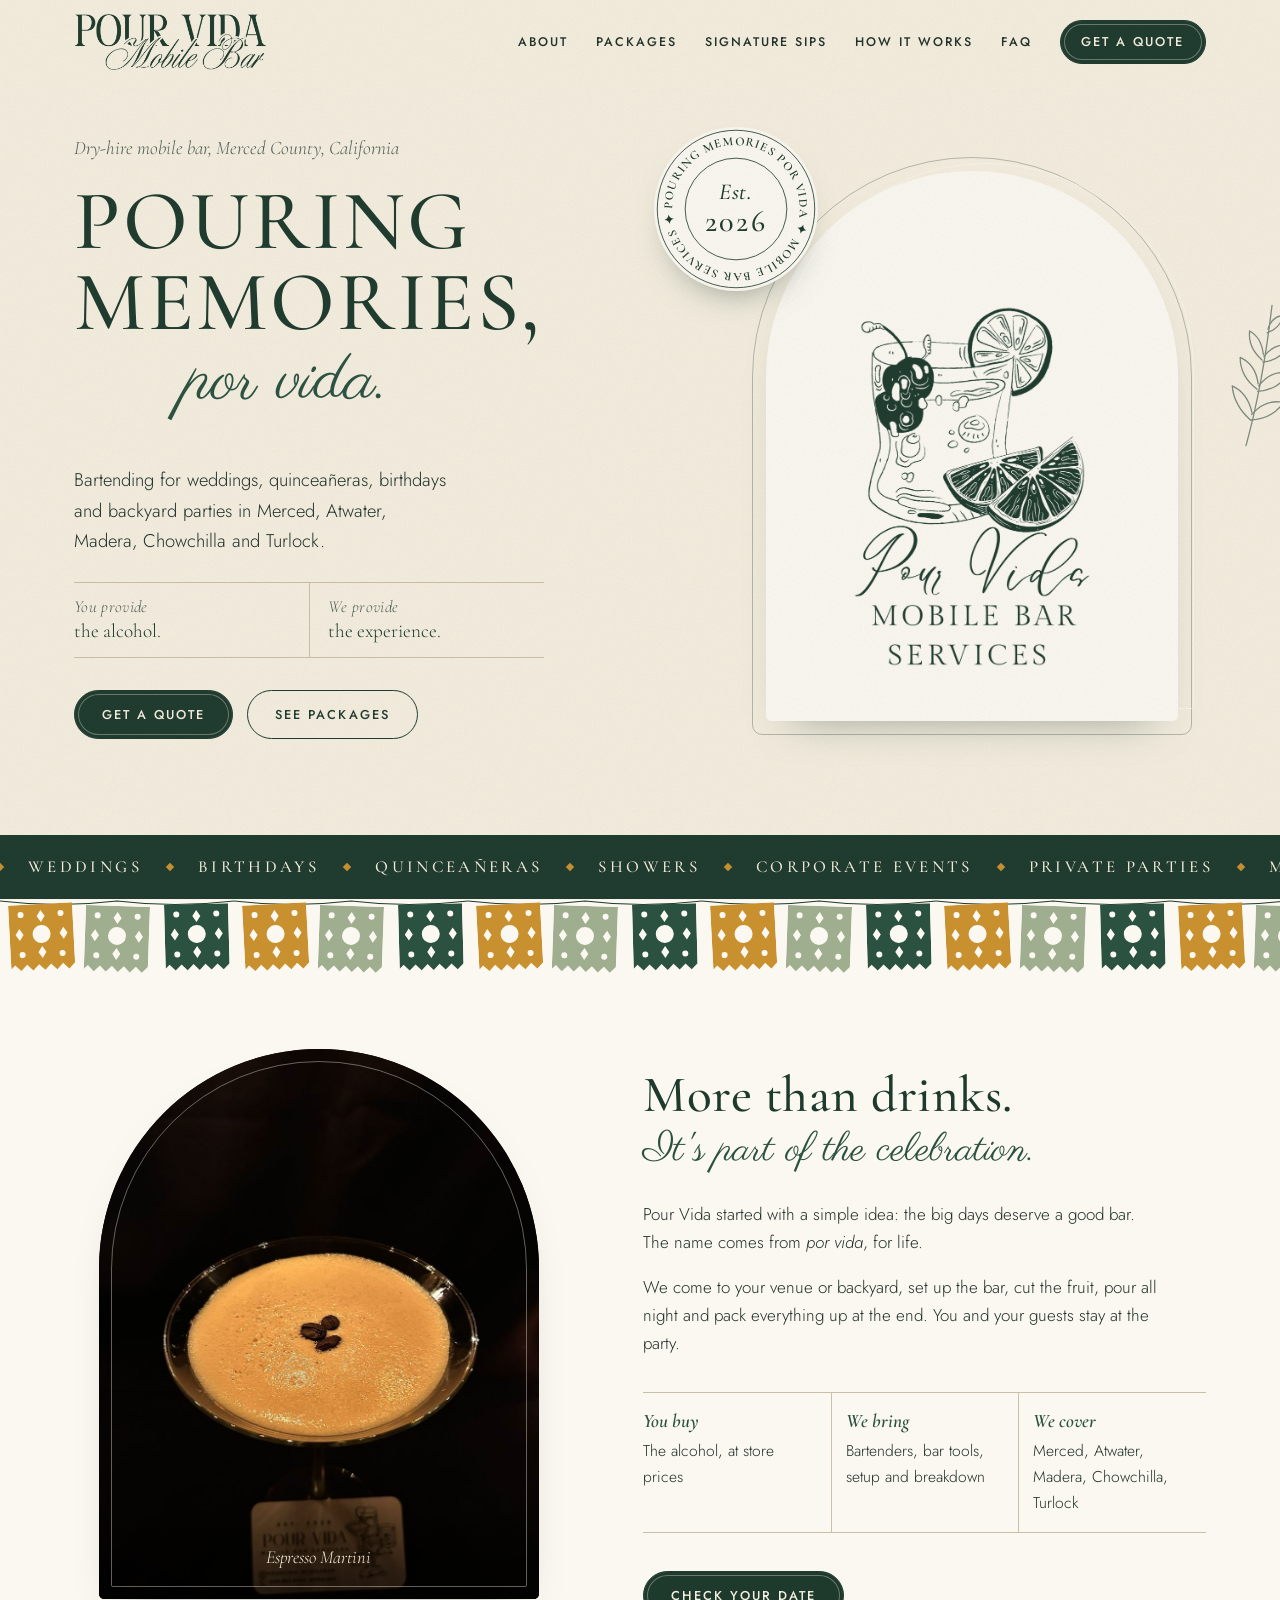
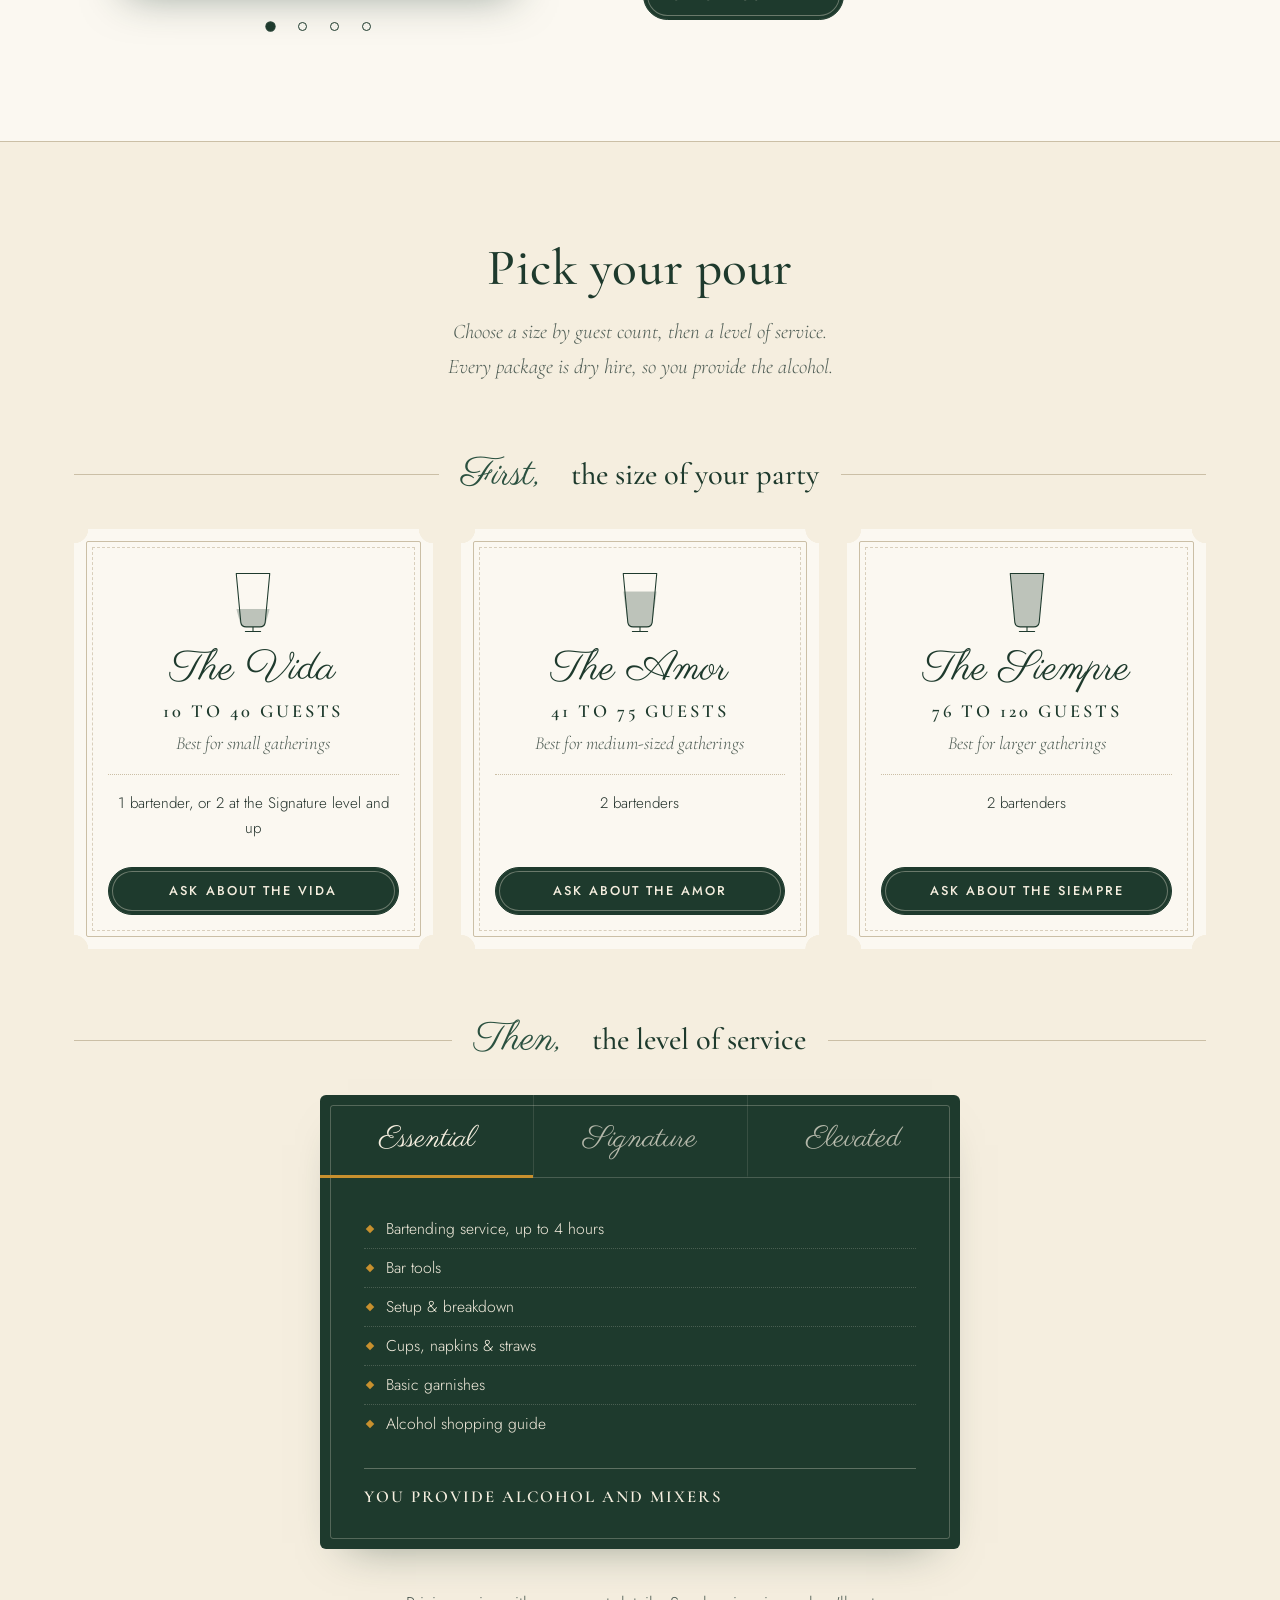
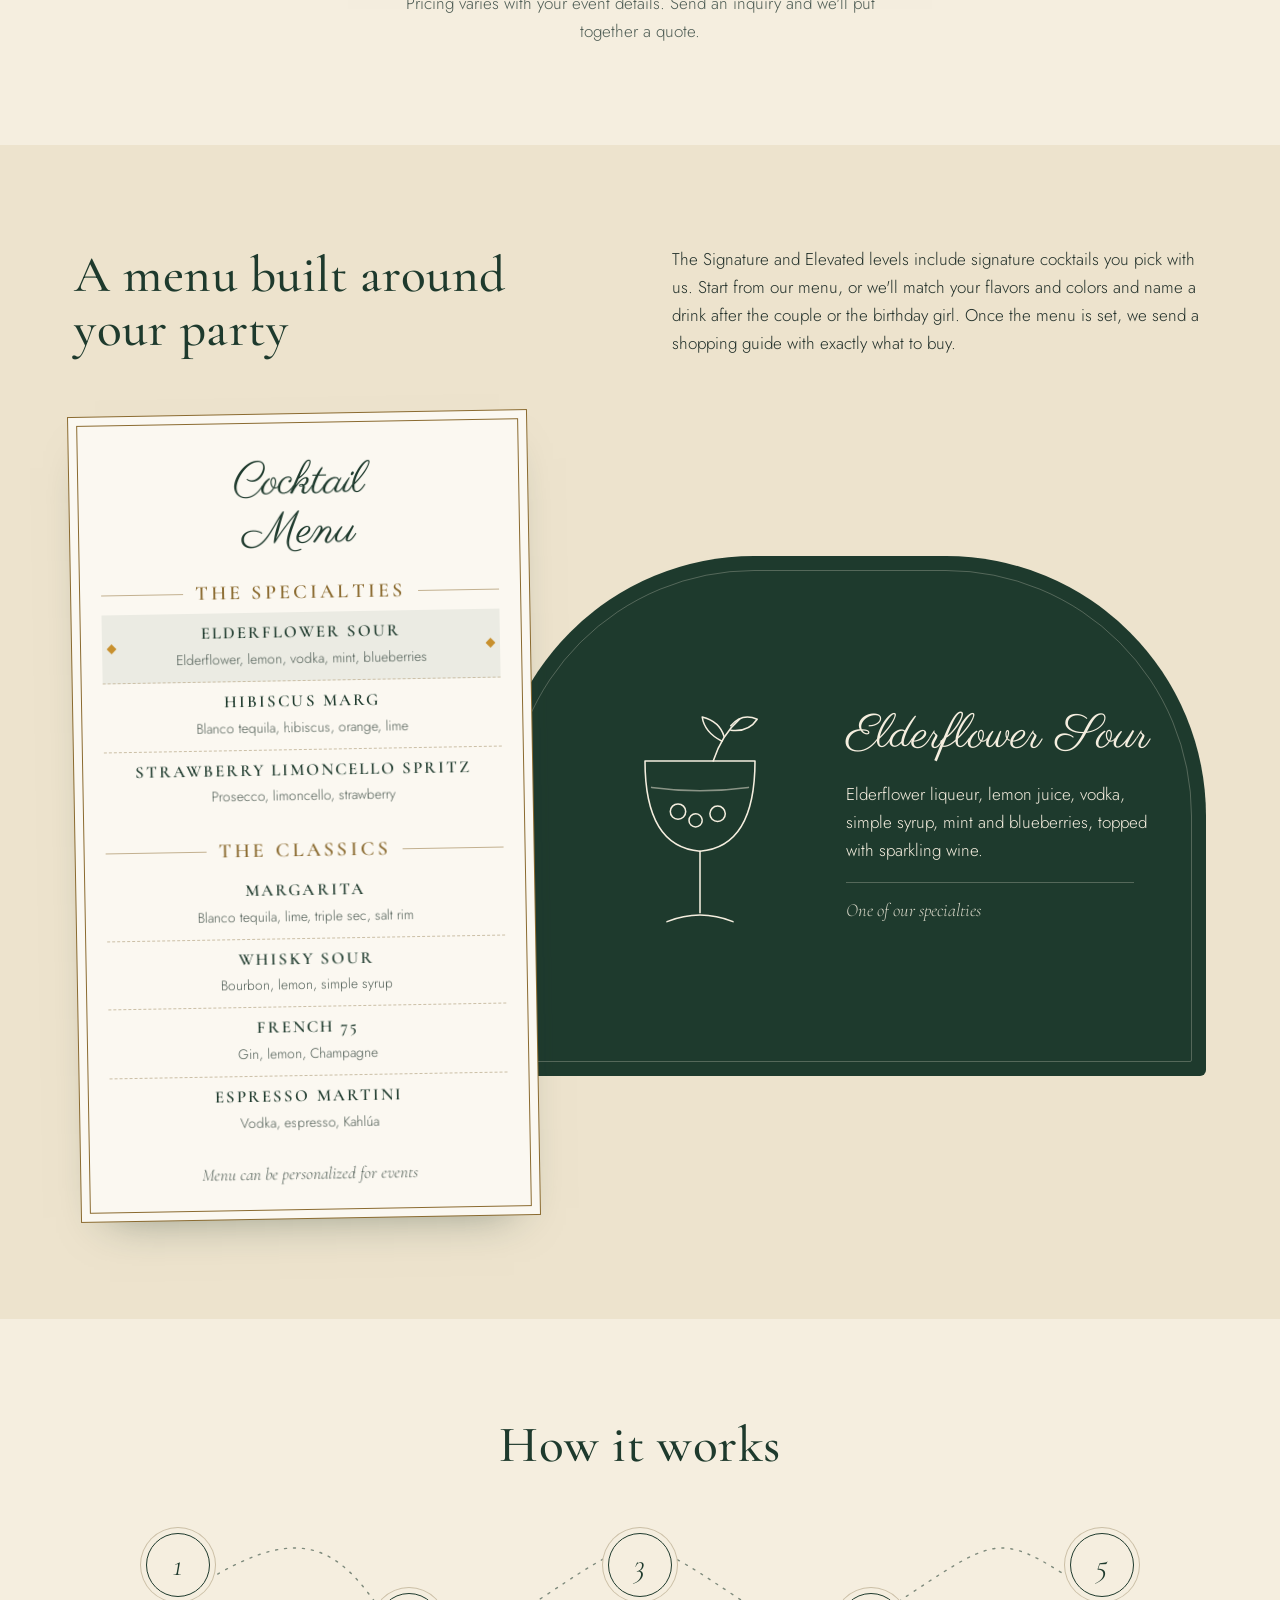
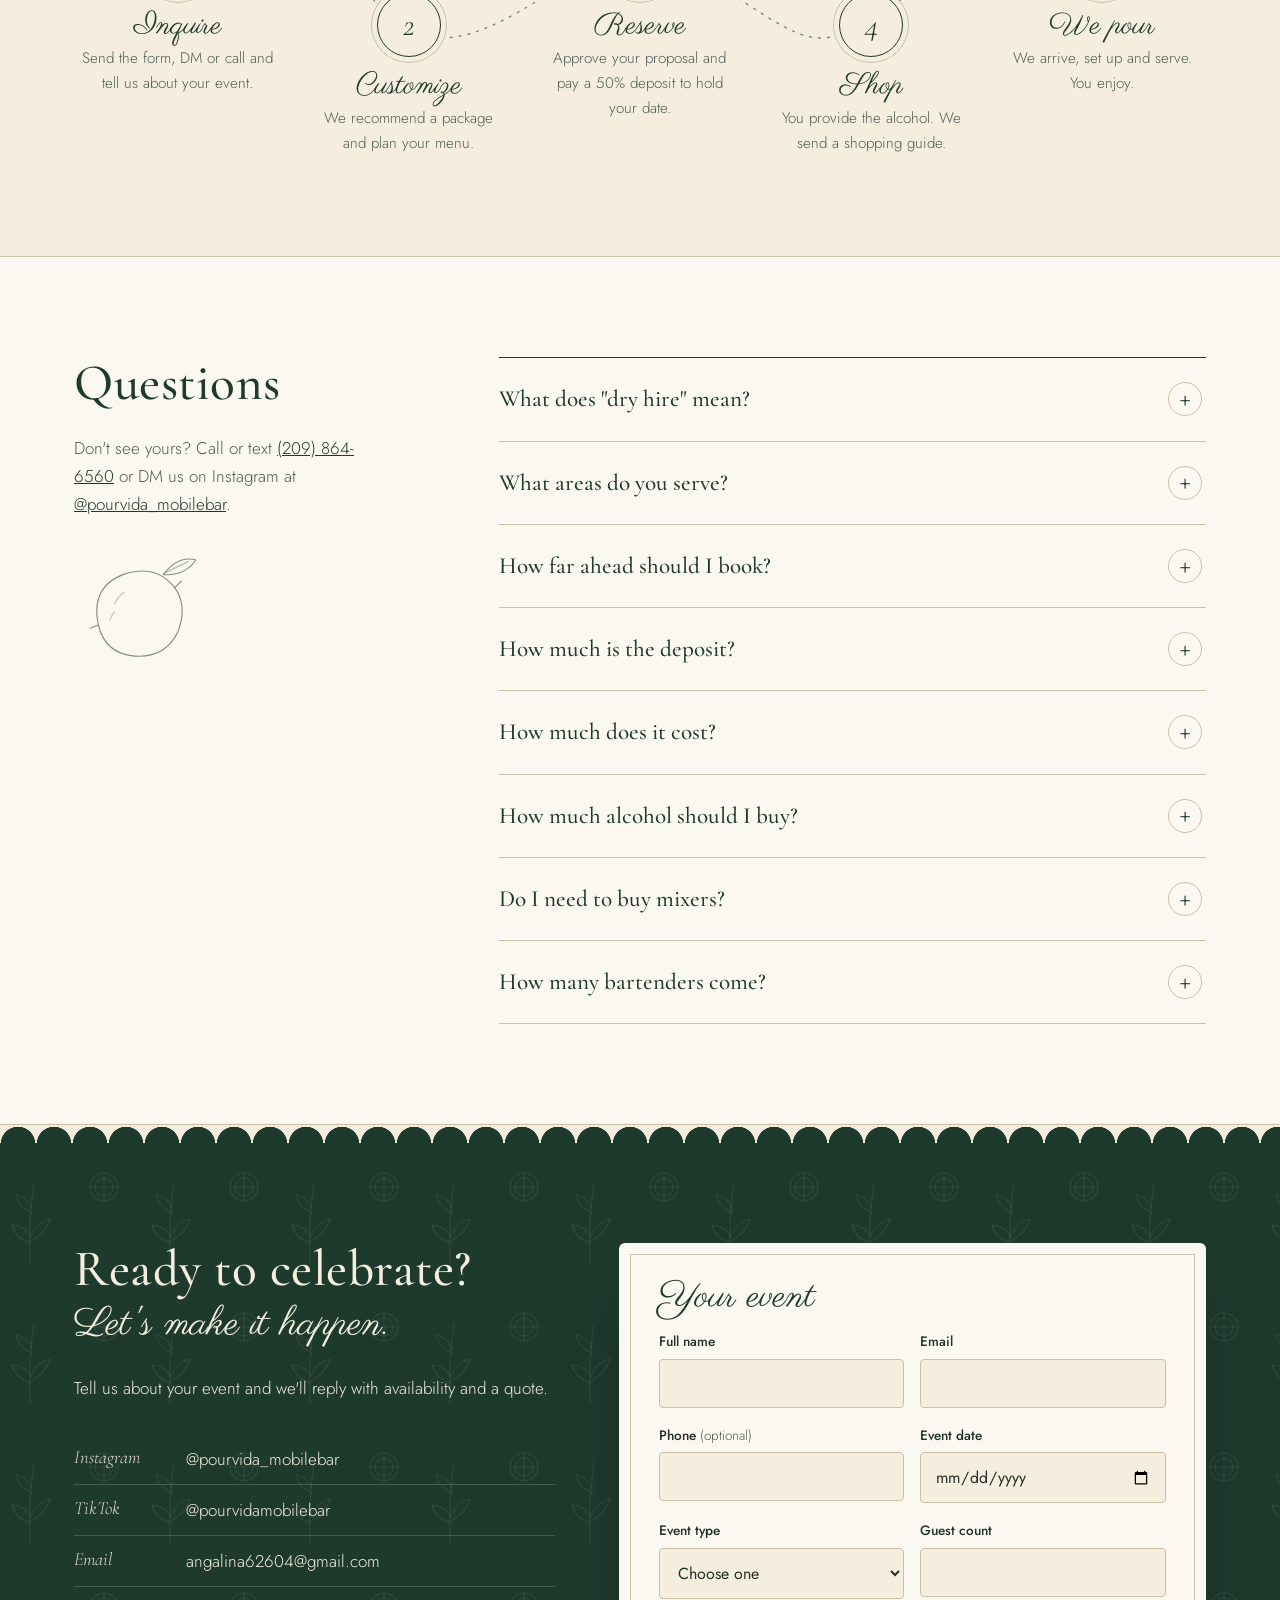
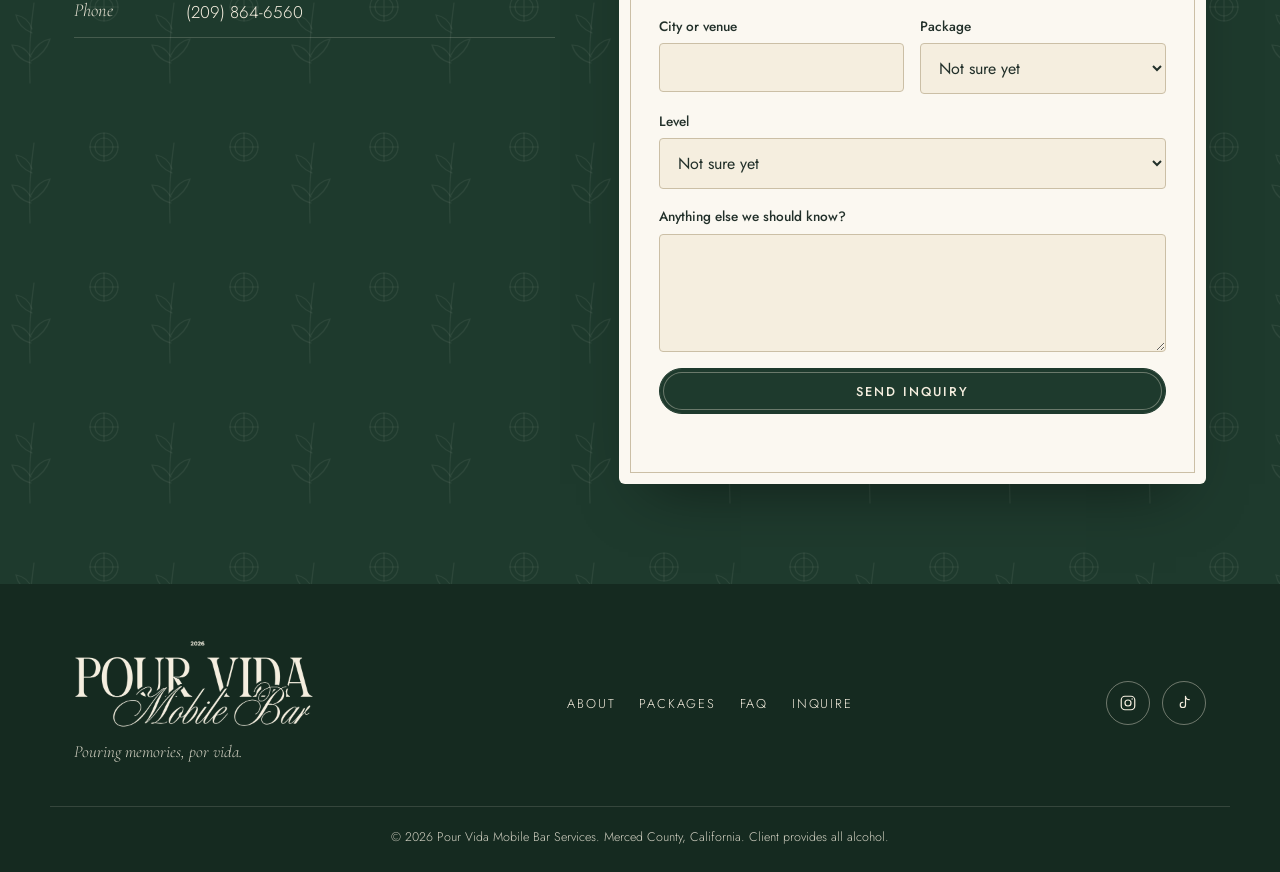
<file: index.html>
<!DOCTYPE html>
<html lang="en">
<head>
  <meta charset="UTF-8" />
  <meta name="viewport" content="width=device-width, initial-scale=1.0" />
  <title>Pour Vida Mobile Bar Services | Dry-Hire Mobile Bar in Merced County, CA</title>
  <meta name="description" content="Dry-hire mobile bartending for weddings, quinceañeras, birthdays, showers and private parties in Merced, Atwater, Madera, Chowchilla and Turlock. You bring the alcohol, we bring the bartenders, the bar setup and the drink menu." />
  <link rel="canonical" href="https://pourvidamobilebarservices.com/" />
  <meta name="theme-color" content="#1e3a2d" />

  <meta property="og:type" content="website" />
  <meta property="og:site_name" content="Pour Vida Mobile Bar Services" />
  <meta property="og:title" content="Pour Vida Mobile Bar Services" />
  <meta property="og:description" content="Pouring memories, por vida. Dry-hire mobile bartending in Merced, Atwater, Madera, Chowchilla and Turlock." />
  <meta property="og:url" content="https://pourvidamobilebarservices.com/" />
  <meta property="og:locale" content="en_US" />
  <meta name="twitter:card" content="summary" />

  <link rel="icon" href="images/favicon.svg" type="image/svg+xml" />
  <link rel="preconnect" href="https://fonts.googleapis.com" />
  <link rel="preconnect" href="https://fonts.gstatic.com" crossorigin />
  <link href="https://fonts.googleapis.com/css2?family=Cormorant+Garamond:ital,wght@0,400;0,500;0,600;1,400;1,500&family=Parisienne&family=Jost:wght@300;400;500&display=swap" rel="stylesheet" />
  <link rel="stylesheet" href="css/styles.css" />

  <script type="application/ld+json">
  {
    "@context": "https://schema.org",
    "@type": "LocalBusiness",
    "@id": "https://pourvidamobilebarservices.com/#business",
    "name": "Pour Vida Mobile Bar Services",
    "description": "Dry-hire mobile bar and bartending service for weddings, quinceañeras, birthdays, showers, corporate events and private parties. The client provides the alcohol; Pour Vida provides bartending, tools, mixers, garnishes, setup and breakdown.",
    "url": "https://pourvidamobilebarservices.com/",
    "logo": "https://pourvidamobilebarservices.com/images/logo-illustration.png",
    "email": "angalina62604@gmail.com",
    "telephone": "+1-209-864-6560",
    "foundingDate": "2026",
    "sameAs": [
      "https://www.instagram.com/pourvida_mobilebar",
      "https://www.tiktok.com/@pourvidamobilebar"
    ],
    "areaServed": [
      {"@type": "City", "name": "Merced, CA"},
      {"@type": "City", "name": "Atwater, CA"},
      {"@type": "City", "name": "Madera, CA"},
      {"@type": "City", "name": "Chowchilla, CA"},
      {"@type": "City", "name": "Turlock, CA"}
    ],
    "makesOffer": [
      {"@type": "Offer", "itemOffered": {"@type": "Service", "name": "The Vida: mobile bar for 10 to 40 guests"}},
      {"@type": "Offer", "itemOffered": {"@type": "Service", "name": "The Amor: mobile bar for 41 to 75 guests"}},
      {"@type": "Offer", "itemOffered": {"@type": "Service", "name": "The Siempre: mobile bar for 76 to 120 guests"}}
    ]
  }
  </script>
  <script type="application/ld+json">
  {
    "@context": "https://schema.org",
    "@type": "FAQPage",
    "mainEntity": [
      {"@type": "Question", "name": "What does dry hire mean?", "acceptedAnswer": {"@type": "Answer", "text": "You buy and provide the alcohol. Pour Vida provides the bartenders, bar tools, setup and breakdown, and depending on your level, the signature cocktails, mixers and garnishes."}},
      {"@type": "Question", "name": "What areas does Pour Vida serve?", "acceptedAnswer": {"@type": "Answer", "text": "Merced, Atwater, Madera, Chowchilla and Turlock. Events outside Merced and Atwater have a small travel fee."}},
      {"@type": "Question", "name": "How far ahead should I book?", "acceptedAnswer": {"@type": "Answer", "text": "3 to 4 weeks before your event."}},
      {"@type": "Question", "name": "How much is the deposit?", "acceptedAnswer": {"@type": "Answer", "text": "A 50% deposit holds your date once you approve your proposal."}},
      {"@type": "Question", "name": "How much does it cost?", "acceptedAnswer": {"@type": "Answer", "text": "Pricing depends on your event details. Send an inquiry and Pour Vida will reply with a quote."}},
      {"@type": "Question", "name": "How much alcohol should I buy?", "acceptedAnswer": {"@type": "Answer", "text": "Pour Vida sends an alcohol shopping guide based on your guest count and menu."}},
      {"@type": "Question", "name": "Do I need to buy mixers?", "acceptedAnswer": {"@type": "Answer", "text": "With the Essential level you provide the alcohol and mixers. With Signature and Elevated you provide only the alcohol."}},
      {"@type": "Question", "name": "How many bartenders come?", "acceptedAnswer": {"@type": "Answer", "text": "One for The Vida, or two at the Signature level and up. The Amor and The Siempre come with two."}}
    ]
  }
  </script>
</head>
<body>
  <a class="skip-link" href="#main">Skip to content</a>

  <header class="site-header">
    <div class="container header-inner">
      <a href="#top" class="brand" aria-label="Pour Vida Mobile Bar Services, back to top">
        <img src="images/logo-wordmark-header.png" alt="" width="720" height="216" />
      </a>
      <button class="nav-toggle" aria-label="Open menu" aria-expanded="false" aria-controls="site-nav">
        <span></span><span></span><span></span>
      </button>
      <nav class="site-nav" id="site-nav" aria-label="Main">
        <a href="#about">About</a>
        <a href="#packages">Packages</a>
        <a href="#sips">Signature Sips</a>
        <a href="#how">How It Works</a>
        <a href="#faq">FAQ</a>
        <a href="#inquire" class="btn btn-dark nav-cta">Get a Quote</a>
      </nav>
    </div>
  </header>

  <main id="main">
    <!-- HERO: the one orchestrated moment. The glass inside the seal draws itself in on load. -->
    <section class="hero" id="top">
      <div class="container hero-grid">
        <div class="hero-copy">
          <p class="hero-kicker">Dry-hire mobile bar, Merced County, California</p>
          <h1>Pouring memories, <span class="script">por vida.</span></h1>
          <p class="lede">Bartending for weddings, quinceañeras, birthdays and backyard parties in Merced, Atwater, Madera, Chowchilla and Turlock.</p>
          <div class="hero-split">
            <p><span>You provide</span> the alcohol.</p>
            <p><span>We provide</span> the experience.</p>
          </div>
          <div class="btn-row">
            <a href="#inquire" class="btn btn-dark">Get a Quote</a>
            <a href="#packages" class="btn btn-outline">See Packages</a>
          </div>
        </div>

        <div class="hero-stack">
          <div class="arch-ghost" aria-hidden="true"></div>
          <figure class="hero-photo hero-logo">
            <img src="images/logo-illustration.png" alt="Pour Vida Mobile Bar Services logo: a hand-drawn cocktail with a cherry and lime wedges" width="560" height="847" fetchpriority="high" />
          </figure>
          <svg class="arch-sprig arch-sprig-r" viewBox="0 0 80 160" aria-hidden="true"><use href="#sprig"/></svg>

          <div class="seal" aria-hidden="true">
            <svg viewBox="0 0 200 200" class="seal-ring">
              <defs><path id="seal-path" d="M100 100 m-78 0 a78 78 0 1 1 156 0 a78 78 0 1 1 -156 0"/></defs>
              <circle cx="100" cy="100" r="96" class="seal-edge"/>
              <circle cx="100" cy="100" r="62" class="seal-edge"/>
              <text><textPath href="#seal-path" textLength="486">Pouring memories por vida ✦ Mobile bar services ✦</textPath></text>
            </svg>
<p class="seal-center"><span>Est.</span>2026</p>
          </div>
        </div>
      </div>
    </section>

    <!-- Event band with papel picado strung beneath it -->
    <div class="band">
      <!-- Scrolling list of events: js/main.js appends two aria-hidden copies to fill the loop -->
      <div class="marquee">
        <ul class="band-list" aria-label="Events we serve"><li>Weddings</li><li>Birthdays</li><li>Quinceañeras</li><li>Showers</li><li>Corporate Events</li><li>Private Parties</li><li>Mocktails</li></ul>
      </div>
      <svg class="picado" width="100%" height="84" aria-hidden="true" focusable="false">
        <defs>
          <pattern id="picado-pattern" width="234" height="84" patternUnits="userSpaceOnUse">
            <path d="M0 2 Q58 9 117 2 Q175 9 234 2" class="picado-string"/>
            <use href="#flag" x="8" y="5" class="flag-a" transform="rotate(-3 40 5)"/>
            <use href="#flag" x="86" y="7" class="flag-b" transform="rotate(2 118 7)"/>
            <use href="#flag" x="164" y="5" class="flag-c" transform="rotate(-1.5 196 5)"/>
          </pattern>
        </defs>
        <rect width="100%" height="84" fill="url(#picado-pattern)"/>
      </svg>
    </div>

    <section class="section about" id="about" aria-labelledby="about-title">
      <div class="container about-grid">
        <!-- Slideshow: one photo at a time, fading to the next every few seconds (js/main.js) -->
        <div class="slideshow" role="group" aria-roledescription="slideshow" aria-label="Pour Vida cocktails">
          <div class="slides">
            <figure class="slide is-active">
              <img src="images/photo-espresso-martini.jpg" alt="Espresso martini with a foam top and three coffee beans, a Pour Vida business card in front" width="900" height="1125" />
              <figcaption>Espresso Martini</figcaption>
            </figure>
            <figure class="slide" aria-hidden="true">
              <img src="images/photo-whisky-sour-lemon.jpg" alt="Whisky sour with a lemon peel garnish beside a lemon half and a Pour Vida card" width="900" height="1125" loading="lazy" />
              <figcaption>Whisky Sour</figcaption>
            </figure>
            <figure class="slide" aria-hidden="true">
              <img src="images/photo-espresso-martini-top.jpg" alt="Close-up from above of an espresso martini's foam and coffee beans" width="900" height="1125" loading="lazy" />
              <figcaption>Espresso Martini</figcaption>
            </figure>
            <figure class="slide" aria-hidden="true">
              <img src="images/photo-whisky-sour-card.jpg" alt="Whisky sour in a ribbed glass behind a Pour Vida Mobile Bar Services business card" width="900" height="1125" loading="lazy" />
              <figcaption>Whisky Sour</figcaption>
            </figure>
          </div>
          <div class="slide-dots">
            <button type="button" aria-label="Show photo 1 of 4: Espresso Martini" aria-current="true"></button>
            <button type="button" aria-label="Show photo 2 of 4: Whisky Sour"></button>
            <button type="button" aria-label="Show photo 3 of 4: Espresso Martini"></button>
            <button type="button" aria-label="Show photo 4 of 4: Whisky Sour"></button>
          </div>
        </div>
        <div class="about-copy">
          <h2 id="about-title">More than drinks. <span class="script">It's part of the celebration.</span></h2>
          <p>Pour Vida started with a simple idea: the big days deserve a good bar. The name comes from <em>por vida</em>, for life.</p>
          <p>We come to your venue or backyard, set up the bar, cut the fruit, pour all night and pack everything up at the end. You and your guests stay at the party.</p>
          <dl class="about-facts">
            <div><dt>You buy</dt><dd>The alcohol, at store prices</dd></div>
            <div><dt>We bring</dt><dd>Bartenders, bar tools, setup and breakdown</dd></div>
            <div><dt>We cover</dt><dd>Merced, Atwater, Madera, Chowchilla, Turlock</dd></div>
          </dl>
          <a href="#inquire" class="btn btn-dark">Check Your Date</a>
        </div>
      </div>
    </section>

    <section class="section packages" id="packages" aria-labelledby="packages-title">
      <div class="container">
        <h2 id="packages-title" class="center">Pick your pour</h2>
        <p class="section-sub center">Choose a size by guest count, then a level of service. Every package is dry hire, so you provide the alcohol.</p>

        <h3 class="pkg-step"><span class="script">First,</span> the size of your party</h3>
        <div class="package-grid">
          <article class="package" aria-labelledby="pkg-vida">
            <svg viewBox="0 0 60 84" class="fill-glass" style="--fill:.34" aria-hidden="true"><use href="#fill-glass"/></svg>
            <h4 id="pkg-vida">The Vida</h4>
            <p class="pkg-guests">10 to 40 guests</p>
            <p class="pkg-sub">Best for small gatherings</p>
            <p class="pkg-crew">1 bartender, or 2 at the Signature level and up</p>
            <a href="#inquire" data-package="The Vida" class="btn btn-dark btn-block pkg-btn">Ask about The Vida</a>
          </article>
          <article class="package" aria-labelledby="pkg-amor">
            <svg viewBox="0 0 60 84" class="fill-glass" style="--fill:.67" aria-hidden="true"><use href="#fill-glass"/></svg>
            <h4 id="pkg-amor">The Amor</h4>
            <p class="pkg-guests">41 to 75 guests</p>
            <p class="pkg-sub">Best for medium-sized gatherings</p>
            <p class="pkg-crew">2 bartenders</p>
            <a href="#inquire" data-package="The Amor" class="btn btn-dark btn-block pkg-btn">Ask about The Amor</a>
          </article>
          <article class="package" aria-labelledby="pkg-siempre">
            <svg viewBox="0 0 60 84" class="fill-glass" style="--fill:1" aria-hidden="true"><use href="#fill-glass"/></svg>
            <h4 id="pkg-siempre">The Siempre</h4>
            <p class="pkg-guests">76 to 120 guests</p>
            <p class="pkg-sub">Best for larger gatherings</p>
            <p class="pkg-crew">2 bartenders</p>
            <a href="#inquire" data-package="The Siempre" class="btn btn-dark btn-block pkg-btn">Ask about The Siempre</a>
          </article>
        </div>

        <h3 class="pkg-step"><span class="script">Then,</span> the level of service</h3>
        <div class="levels">
          <div class="level-tabs" role="tablist" aria-label="Level of service">
            <button role="tab" id="lvl-tab-essential" aria-controls="lvl-essential" aria-selected="true">Essential</button>
            <button role="tab" id="lvl-tab-signature" aria-controls="lvl-signature" aria-selected="false" tabindex="-1">Signature</button>
            <button role="tab" id="lvl-tab-elevated" aria-controls="lvl-elevated" aria-selected="false" tabindex="-1">Elevated</button>
          </div>
          <div class="level" id="lvl-essential" role="tabpanel" aria-labelledby="lvl-tab-essential" tabindex="0">
            <ul>
              <li>Bartending service, up to 4 hours</li>
              <li>Bar tools</li>
              <li>Setup &amp; breakdown</li>
              <li>Cups, napkins &amp; straws</li>
              <li>Basic garnishes</li>
              <li>Alcohol shopping guide</li>
            </ul>
            <p class="level-you">You provide alcohol and mixers</p>
          </div>
          <div class="level" id="lvl-signature" role="tabpanel" aria-labelledby="lvl-tab-signature" tabindex="0" hidden>
            <p class="level-plus">Everything in Essential, plus:</p>
            <ul>
              <li>2 to 3 signature cocktails of your choosing</li>
              <li>Custom drink menu</li>
              <li>Personalized menu signage</li>
              <li>A second bartender with The Vida</li>
            </ul>
            <p class="level-you">You provide alcohol</p>
          </div>
          <div class="level" id="lvl-elevated" role="tabpanel" aria-labelledby="lvl-tab-elevated" tabindex="0" hidden>
            <p class="level-plus">Everything in Essential and Signature, plus:</p>
            <ul>
              <li>3 to 4 signature cocktails</li>
              <li>Upgraded mixers and garnishes</li>
              <li>Bar styling to match your event theme</li>
            </ul>
            <p class="level-you">You provide alcohol</p>
          </div>
        </div>
        <p class="pricing-note center">Pricing varies with your event details. Send an inquiry and we'll put together a quote.</p>
      </div>
    </section>

    <section class="section sips" id="sips" aria-labelledby="sips-title">
      <div class="container">
        <div class="sips-head">
          <h2 id="sips-title">A menu built around your party</h2>
          <p>The Signature and Elevated levels include signature cocktails you pick with us. Start from our menu, or we'll match your flavors and colors and name a drink after the couple or the birthday girl. Once the menu is set, we send a shopping guide with exactly what to buy.</p>
        </div>

        <div class="sips-grid">
          <div class="sips-card">
            <p class="script sips-title" aria-hidden="true">Cocktail<br />Menu</p>
            <div role="tablist" aria-label="Cocktail menu" aria-orientation="vertical">
            <p class="sips-group">The specialties</p>
            <div class="sips-list">
              <button role="tab" id="tab-elderflower" aria-controls="sip-stage" aria-selected="true" data-drink="elderflower"><strong>Elderflower Sour</strong><span>Elderflower, lemon, vodka, mint, blueberries</span></button>
              <button role="tab" id="tab-hibiscus" aria-controls="sip-stage" aria-selected="false" tabindex="-1" data-drink="hibiscus"><strong>Hibiscus Marg</strong><span>Blanco tequila, hibiscus, orange, lime</span></button>
              <button role="tab" id="tab-spritz" aria-controls="sip-stage" aria-selected="false" tabindex="-1" data-drink="spritz"><strong>Strawberry Limoncello Spritz</strong><span>Prosecco, limoncello, strawberry</span></button>
            </div>
            <p class="sips-group">The classics</p>
            <div class="sips-list">
              <button role="tab" id="tab-margarita" aria-controls="sip-stage" aria-selected="false" tabindex="-1" data-drink="margarita"><strong>Margarita</strong><span>Blanco tequila, lime, triple sec, salt rim</span></button>
              <button role="tab" id="tab-sour" aria-controls="sip-stage" aria-selected="false" tabindex="-1" data-drink="sour"><strong>Whisky Sour</strong><span>Bourbon, lemon, simple syrup</span></button>
              <button role="tab" id="tab-french75" aria-controls="sip-stage" aria-selected="false" tabindex="-1" data-drink="french75"><strong>French 75</strong><span>Gin, lemon, Champagne</span></button>
              <button role="tab" id="tab-espresso" aria-controls="sip-stage" aria-selected="false" tabindex="-1" data-drink="espresso"><strong>Espresso Martini</strong><span>Vodka, espresso, Kahlúa</span></button>
            </div>
            </div>
            <p class="sips-foot">Menu can be personalized for events</p>
          </div>

          <div class="sip-stage" id="sip-stage" role="tabpanel" aria-labelledby="tab-elderflower" tabindex="0">
            <div class="sip-art" data-slot="art">
              <svg viewBox="0 0 200 220" class="line-art draw"><use href="#d-elderflower"/></svg>
            </div>
            <div class="sip-info">
              <p class="script sip-name" data-slot="name">Elderflower Sour</p>
              <p data-slot="desc">Elderflower liqueur, lemon juice, vodka, simple syrup, mint and blueberries, topped with sparkling wine.</p>
              <p class="sip-good" data-slot="good">One of our specialties</p>
            </div>
          </div>
        </div>
      </div>
    </section>


    <section class="section how" id="how" aria-labelledby="how-title">
      <div class="container">
        <h2 id="how-title" class="center">How it works</h2>
        <div class="steps-wrap">
          <svg class="pour-line" viewBox="0 0 1000 120" preserveAspectRatio="none" aria-hidden="true">
            <path d="M0 60 C100 0 150 0 200 60 S300 120 400 60 S500 0 600 60 S700 120 800 60 S900 0 1000 60"/>
          </svg>
          <ol class="steps">
            <li><span class="step-num" aria-hidden="true">1</span><h3>Inquire</h3><p>Send the form, DM or call and tell us about your event.</p></li>
            <li><span class="step-num" aria-hidden="true">2</span><h3>Customize</h3><p>We recommend a package and plan your menu.</p></li>
            <li><span class="step-num" aria-hidden="true">3</span><h3>Reserve</h3><p>Approve your proposal and pay a 50% deposit to hold your date.</p></li>
            <li><span class="step-num" aria-hidden="true">4</span><h3>Shop</h3><p>You provide the alcohol. We send a shopping guide.</p></li>
            <li><span class="step-num" aria-hidden="true">5</span><h3>We pour</h3><p>We arrive, set up and serve. You enjoy.</p></li>
          </ol>
        </div>
      </div>
    </section>

    <section class="section faq" id="faq" aria-labelledby="faq-title">
      <div class="container faq-grid">
        <div class="faq-side">
          <h2 id="faq-title">Questions</h2>
          <p>Don't see yours? Call or text <a href="tel:+12098646560">(209) 864-6560</a> or DM us on Instagram at <a href="https://www.instagram.com/pourvida_mobilebar" target="_blank" rel="noopener">@pourvida_mobilebar</a>.</p>
          <svg class="faq-lemon" viewBox="0 0 160 160" aria-hidden="true"><use href="#lemon"/></svg>
        </div>
        <div class="faq-list">
          <details>
            <summary>What does "dry hire" mean?</summary>
            <p>You buy and provide the alcohol. We bring the bartenders, bar tools, setup and breakdown, and depending on your level, the signature cocktails, mixers and garnishes. You pay store prices for alcohol and choose exactly what gets poured.</p>
          </details>
          <details>
            <summary>What areas do you serve?</summary>
            <p>Merced, Atwater, Madera, Chowchilla and Turlock. Events outside Merced and Atwater have a small travel fee.</p>
          </details>
          <details>
            <summary>How far ahead should I book?</summary>
            <p>3 to 4 weeks before your event.</p>
          </details>
          <details>
            <summary>How much is the deposit?</summary>
            <p>A 50% deposit holds your date once you approve your proposal.</p>
          </details>
          <details>
            <summary>How much does it cost?</summary>
            <p>Pricing depends on your event details: guest count, level and location. Send an inquiry and we'll reply with a quote.</p>
          </details>
          <details>
            <summary>How much alcohol should I buy?</summary>
            <p>We send an alcohol shopping guide based on your guest count and menu.</p>
          </details>
          <details>
            <summary>Do I need to buy mixers?</summary>
            <p>With the Essential level you provide the alcohol and mixers. With Signature and Elevated you provide only the alcohol.</p>
          </details>
          <details>
            <summary>How many bartenders come?</summary>
            <p>One for The Vida, or two at the Signature level and up. The Amor and The Siempre come with two.</p>
          </details>
        </div>
      </div>
    </section>

    <section class="section inquire" id="inquire" aria-labelledby="inquire-title">
      <div class="container inquire-grid">
        <div class="inquire-copy">
          <h2 id="inquire-title">Ready to celebrate? <span class="script">Let's make it happen.</span></h2>
          <p>Tell us about your event and we'll reply with availability and a quote.</p>
          <dl class="contact-list">
            <div><dt>Instagram</dt><dd><a href="https://www.instagram.com/pourvida_mobilebar" target="_blank" rel="noopener">@pourvida_mobilebar</a></dd></div>
            <div><dt>TikTok</dt><dd><a href="https://www.tiktok.com/@pourvidamobilebar" target="_blank" rel="noopener">@pourvidamobilebar</a></dd></div>
            <div><dt>Email</dt><dd><a href="mailto:angalina62604@gmail.com">angalina62604@gmail.com</a></dd></div>
            <div><dt>Phone</dt><dd><a href="tel:+12098646560">(209) 864-6560</a></dd></div>
          </dl>
        </div>

        <!-- Web3Forms emails each inquiry to Pour Vida. The access key is meant to be public;
             the receiving inbox is set in the Web3Forms dashboard.
             Also restrict the key to this domain and turn on captcha there (see README). -->
        <form class="inquire-form" id="inquire-form" action="https://api.web3forms.com/submit" method="POST" novalidate>
          <input type="hidden" name="access_key" value="9ba7ac36-4418-46a2-b0f1-0174c6030528" />
          <input type="hidden" name="subject" value="New Pour Vida inquiry" />
          <input type="hidden" name="from_name" value="Pour Vida website" />
          <p class="script form-title" aria-hidden="true">Your event</p>
          <div class="field-row">
            <label>Full name<input type="text" name="name" required autocomplete="name" /></label>
            <label>Email<input type="email" name="email" required autocomplete="email" /></label>
          </div>
          <div class="field-row">
            <label>Phone <span class="opt">(optional)</span><input type="tel" name="phone" autocomplete="tel" /></label>
            <label>Event date<input type="date" name="event_date" required /></label>
          </div>
          <div class="field-row">
            <label>Event type
              <select name="event_type" required>
                <option value="" disabled selected>Choose one</option>
                <option>Wedding</option>
                <option>Quinceañera</option>
                <option>Birthday</option>
                <option>Bridal / Baby Shower</option>
                <option>Corporate Event</option>
                <option>Private Party</option>
                <option>Other</option>
              </select>
            </label>
            <label>Guest count<input type="number" name="guest_count" min="1" inputmode="numeric" /></label>
          </div>
          <div class="field-row">
            <label>City or venue<input type="text" name="location" autocomplete="address-level2" /></label>
            <label>Package
              <select name="package" id="package-select">
                <option>Not sure yet</option>
                <option>The Vida</option>
                <option>The Amor</option>
                <option>The Siempre</option>
              </select>
            </label>
          </div>
          <label>Level
            <select name="level">
              <option>Not sure yet</option>
              <option>Essential</option>
              <option>Signature</option>
              <option>Elevated</option>
            </select>
          </label>
          <label>Anything else we should know?<textarea name="message" rows="4"></textarea></label>
          <input type="checkbox" name="botcheck" class="hp" tabindex="-1" autocomplete="off" aria-hidden="true" />
          <button type="submit" class="btn btn-dark btn-block">Send Inquiry</button>
          <p class="form-status" role="status" aria-live="polite"></p>
        </form>
      </div>
    </section>
  </main>

  <footer class="site-footer">
    <div class="container footer-inner">
      <div>
        <img class="footer-logo" src="images/logo-wordmark-cream.png" alt="Pour Vida Mobile Bar, established 2026" width="720" height="263" loading="lazy" />
        <p class="footer-tag">Pouring memories, por vida.</p>
      </div>
      <nav class="footer-nav" aria-label="Footer">
        <a href="#about">About</a><a href="#packages">Packages</a><a href="#faq">FAQ</a><a href="#inquire">Inquire</a>
      </nav>
      <div class="socials">
        <a href="https://www.instagram.com/pourvida_mobilebar" target="_blank" rel="noopener" aria-label="Pour Vida on Instagram">
          <svg viewBox="0 0 24 24" aria-hidden="true"><rect x="3" y="3" width="18" height="18" rx="5"/><circle cx="12" cy="12" r="4"/><circle cx="17.5" cy="6.5" r="1" fill="currentColor" stroke="none"/></svg>
        </a>
        <a href="https://www.tiktok.com/@pourvidamobilebar" target="_blank" rel="noopener" aria-label="Pour Vida on TikTok">
          <svg viewBox="0 0 24 24" aria-hidden="true"><path d="M14 3v11.5a3.5 3.5 0 1 1-3.5-3.5M14 3c.5 3 2.5 4.5 5 4.5"/></svg>
        </a>
      </div>
    </div>
    <p class="copyright container">© <span id="year">2026</span> Pour Vida Mobile Bar Services. Merced County, California. Client provides all alcohol.</p>
  </footer>

  <!-- Drink details for the Signature Sips stage -->
  <template id="drink-data">
    <div data-drink="elderflower" data-name="Elderflower Sour" data-desc="Elderflower liqueur, lemon juice, vodka, simple syrup, mint and blueberries, topped with sparkling wine." data-good="One of our specialties"></div>
    <div data-drink="hibiscus" data-name="Hibiscus Marg" data-desc="Blanco tequila, orange liqueur, homemade hibiscus syrup and lime juice." data-good="One of our specialties"></div>
    <div data-drink="spritz" data-name="Strawberry Limoncello Spritz" data-desc="Elderflower gin, prosecco, limoncello, club soda and strawberry syrup." data-good="One of our specialties"></div>
    <div data-drink="margarita" data-name="Margarita" data-desc="Blanco tequila, lime juice, triple sec and simple syrup with a salt rim." data-good="A classic"></div>
    <div data-drink="sour" data-name="Whisky Sour" data-desc="Bourbon whiskey, lemon juice and simple syrup." data-good="A classic"></div>
    <div data-drink="french75" data-name="French 75" data-desc="Gin, lemon juice and simple syrup, topped with Champagne." data-good="A classic"></div>
    <div data-drink="espresso" data-name="Espresso Martini" data-desc="Vodka, espresso, Kahlúa and simple syrup." data-good="A classic"></div>
  </template>

  <svg width="0" height="0" style="position:absolute" aria-hidden="true" focusable="false">
    <symbol id="sprig" viewBox="0 0 80 160">
      <g class="line-art">
        <path d="M40 158 Q36 90 44 4"/>
        <path d="M41 130 Q18 124 10 104 Q30 104 41 124"/>
        <path d="M41 130 Q62 118 68 98 Q50 102 41 122"/>
        <path d="M40 98 Q18 92 12 72 Q30 72 40 92"/>
        <path d="M41 96 Q62 86 66 66 Q48 70 41 90"/>
        <path d="M41 66 Q22 60 18 42 Q34 44 41 60"/>
        <path d="M42 64 Q60 54 62 36 Q48 40 42 58"/>
        <path d="M43 34 Q30 26 30 12 Q42 16 43 30"/>
      </g>
    </symbol>
    <symbol id="lemon" viewBox="0 0 160 160">
      <g class="line-art">
        <path d="M30 96 Q20 50 60 34 Q100 20 124 50 Q140 72 128 104 Q112 138 72 134 Q38 130 30 96 Z"/>
        <path d="M30 96 L20 100 M124 50 L132 42"/>
        <path d="M110 34 Q128 10 150 16 Q136 36 110 34 Z"/>
        <path d="M112 32 L140 18" opacity=".6"/>
        <path d="M50 70 Q54 60 62 56 M44 90 Q46 84 50 80" opacity=".5"/>
      </g>
    </symbol>

    <!-- Papel picado flag: zigzag hem, cut-out flower, diamonds and dots (evenodd makes the holes) -->
    <symbol id="flag" viewBox="0 0 64 72" width="64" height="72">
      <path fill-rule="evenodd" d="M0 0 H64 V60 L58 66 L52 60 L46 66 L40 60 L34 66 L28 60 L22 66 L16 60 L10 66 L4 60 L0 64 Z
        M41 30 A9 9 0 1 0 23 30 A9 9 0 1 0 41 30 Z
        M32 6 L36 12 L32 18 L28 12 Z
        M32 42 L36 48 L32 54 L28 48 Z
        M10 24 L14 30 L10 36 L6 30 Z
        M54 24 L58 30 L54 36 L50 30 Z
        M15 10 A3 3 0 1 0 9 10 A3 3 0 1 0 15 10 Z
        M55 10 A3 3 0 1 0 49 10 A3 3 0 1 0 55 10 Z
        M15 50 A3 3 0 1 0 9 50 A3 3 0 1 0 15 50 Z
        M55 50 A3 3 0 1 0 49 50 A3 3 0 1 0 55 50 Z"/>
    </symbol>

    <!-- Package fill meter: glass outline with liquid clipped to the bowl, height set by --fill -->
    <symbol id="fill-glass" viewBox="0 0 60 84">
      <clipPath id="fill-bowl"><path d="M8 6 L52 6 L46 70 Q45 76 39 76 L21 76 Q15 76 14 70 Z"/></clipPath>
      <rect x="0" y="6" width="60" height="70" clip-path="url(#fill-bowl)" fill="currentColor" opacity=".28" style="transform: scaleY(var(--fill, 1)); transform-origin: 30px 76px"/>
      <path d="M8 6 L52 6 L46 70 Q45 76 39 76 L21 76 Q15 76 14 70 Z M20 82 L40 82" fill="none" stroke="currentColor" stroke-width="1.4" stroke-linecap="round" stroke-linejoin="round"/>
      <path d="M30 76 L30 82" stroke="currentColor" stroke-width="1.4"/>
    </symbol>

    <!-- Signature drinks -->
    <symbol id="d-margarita" viewBox="0 0 200 220">
      <path pathLength="1" d="M34 60 Q40 98 84 106 Q98 110 100 122 Q102 110 116 106 Q160 98 166 60 Z"/>
      <path pathLength="1" d="M46 74 Q100 82 154 74" opacity=".5"/>
      <path pathLength="1" d="M100 122 L100 186"/>
      <path pathLength="1" d="M68 194 Q100 182 132 194"/>
      <circle pathLength="1" cx="154" cy="54" r="20"/>
      <circle pathLength="1" cx="154" cy="54" r="14"/>
      <path pathLength="1" d="M154 40 L154 68 M140 54 L168 54 M144 44 L164 64 M164 44 L144 64" opacity=".6"/>
      <path pathLength="1" d="M40 56 L44 54 M54 57 L58 55 M70 58 L74 56 M86 58 L90 57 M104 58 L108 57 M120 58 L124 57" opacity=".7"/>
    </symbol>
<symbol id="d-hibiscus" viewBox="0 0 200 220">
      <path pathLength="1" d="M46 92 L56 196 Q57 204 66 204 L134 204 Q143 204 144 196 L154 92 Z"/>
      <path pathLength="1" d="M49 118 L151 118" opacity=".5"/>
      <path pathLength="1" d="M52 88 L56 86 M66 89 L70 87 M80 89 L84 87 M94 89 L98 87 M108 89 L112 87" opacity=".7"/>
      <rect pathLength="1" x="72" y="136" width="26" height="26" rx="4" transform="rotate(-10 85 149)"/>
      <rect pathLength="1" x="104" y="152" width="24" height="24" rx="4" transform="rotate(12 116 164)"/>
      <circle pathLength="1" cx="148" cy="86" r="22"/>
      <circle pathLength="1" cx="148" cy="86" r="16"/>
      <path pathLength="1" d="M148 70 L148 102 M132 86 L164 86 M137 75 L159 97 M159 75 L137 97" opacity=".6"/>
    </symbol>
    <symbol id="d-spritz" viewBox="0 0 200 220">
      <path pathLength="1" d="M58 40 Q52 114 100 122 Q148 114 142 40 Z"/>
      <path pathLength="1" d="M58 72 Q100 78 142 72" opacity=".5"/>
      <path pathLength="1" d="M100 122 L100 188"/>
      <path pathLength="1" d="M70 196 Q100 184 130 196"/>
      <path pathLength="1" d="M128 46 Q124 26 142 22 Q160 26 156 46 Q148 60 140 60 Q132 58 128 46 Z"/>
      <path pathLength="1" d="M134 22 L140 12 L144 20 L150 12 L152 24"/>
      <circle pathLength="1" cx="84" cy="96" r="2.5"/><circle pathLength="1" cx="100" cy="86" r="2"/><circle pathLength="1" cx="112" cy="104" r="3"/><circle pathLength="1" cx="92" cy="110" r="2"/>
    </symbol>
    <symbol id="d-sour" viewBox="0 0 200 220">
      <path pathLength="1" d="M46 92 L56 196 Q57 204 66 204 L134 204 Q143 204 144 196 L154 92 Z"/>
      <path pathLength="1" d="M49 120 L151 120" opacity=".5"/>
      <rect pathLength="1" x="90" y="140" width="30" height="30" rx="5" transform="rotate(8 105 155)"/>
      <circle pathLength="1" cx="76" cy="132" r="10"/>
      <path pathLength="1" d="M76 122 Q78 100 94 86"/>
      <path pathLength="1" d="M118 92 Q134 62 166 68 Q150 94 118 92 Z"/>
      <path pathLength="1" d="M124 88 Q140 72 158 72" opacity=".6"/>
    </symbol>
    <symbol id="d-french75" viewBox="0 0 200 220">
      <path pathLength="1" d="M80 24 Q76 108 92 128 Q100 136 108 128 Q124 108 120 24 Z"/>
      <path pathLength="1" d="M79 56 L121 56" opacity=".5"/>
      <path pathLength="1" d="M100 134 L100 194"/>
      <path pathLength="1" d="M74 202 Q100 192 126 202"/>
      <path pathLength="1" d="M118 28 Q136 16 142 36 Q148 56 132 62 Q122 64 120 56"/>
      <circle pathLength="1" cx="94" cy="80" r="2"/><circle pathLength="1" cx="104" cy="96" r="2.5"/><circle pathLength="1" cx="98" cy="112" r="2"/><circle pathLength="1" cx="106" cy="70" r="1.8"/>
    </symbol>
    <symbol id="d-espresso" viewBox="0 0 200 220">
      <path pathLength="1" d="M38 52 L162 52 L100 122 Z"/>
      <path pathLength="1" d="M50 66 L150 66" opacity=".5"/>
      <path pathLength="1" d="M100 122 L100 188"/>
      <path pathLength="1" d="M70 196 Q100 184 130 196"/>
      <ellipse pathLength="1" cx="86" cy="60" rx="7" ry="4.5" transform="rotate(-20 86 60)"/>
      <ellipse pathLength="1" cx="100" cy="57" rx="7" ry="4.5"/>
      <ellipse pathLength="1" cx="114" cy="60" rx="7" ry="4.5" transform="rotate(20 114 60)"/>
      <path pathLength="1" d="M81 61 Q86 58 91 59 M95 57 L105 57 M109 59 Q114 58 119 61" opacity=".6"/>
    </symbol>
    <symbol id="d-elderflower" viewBox="0 0 200 220">
      <path pathLength="1" d="M50 50 Q50 128 100 132 Q150 128 150 50 Z"/>
      <path pathLength="1" d="M56 74 Q100 80 144 74" opacity=".5"/>
      <path pathLength="1" d="M100 132 L100 188"/>
      <path pathLength="1" d="M70 196 Q100 184 130 196"/>
      <path pathLength="1" d="M112 50 Q120 26 136 12"/>
      <path pathLength="1" d="M120 32 Q104 24 102 10 Q118 14 122 28"/>
      <path pathLength="1" d="M128 22 Q144 24 152 12 Q138 6 128 18"/>
      <circle pathLength="1" cx="80" cy="96" r="7"/><circle pathLength="1" cx="96" cy="104" r="6"/><circle pathLength="1" cx="116" cy="98" r="7"/>
    </symbol>
  </svg>

  <script src="js/main.js" defer></script>
</body>
</html>
</file>
<file: css/styles.css>
/* =========================================================
   Pour Vida Mobile Bar Services
   Direction comes from the CEO's inspiration board: cream paper,
   bottle green, fine botanical line art, a script wordmark.

   Layering pass: paper grain, nested arches, a stamped seal,
   papel picado under the event band, back-bar niches, a glass
   fill meter per package, an interactive drink menu, and an
   awning scallop into the inquiry section.
   The one orchestrated motion stays the hero glass drawing in.
   ========================================================= */

:root {
  --cream: #f5eedf;
  --cream-2: #ede3cd;
  --paper: #fbf8f1;
  --green: #1e3a2d;
  --green-2: #2b5140;
  --green-deep: #152a20;
  --lime: #7e8f3a;      /* the limes on the inspo board; used sparingly */
  --sage: #9fae8f;      /* picado flags and tints only, never text */
  --marigold: #c8902e;  /* cempasúchil; decorative only, never body text */
  --ink: #22302a;
  --muted: #4f5d55;     /* 6.4:1 on cream */
  --line: #cbbfa6;
  --gold: #8a6a2f;      /* badge; 5.3:1 with white text */

  --serif: "Cormorant Garamond", Georgia, "Times New Roman", serif;
  --script: "Parisienne", "Snell Roundhand", cursive;
  --sans: "Jost", "Avenir Next", system-ui, sans-serif;

  --maxw: 1180px;
  --shadow: 0 22px 44px -28px rgba(30, 58, 45, .5);
  --grain: url("data:image/svg+xml,%3Csvg xmlns='http://www.w3.org/2000/svg' width='180' height='180'%3E%3Cfilter id='n'%3E%3CfeTurbulence type='fractalNoise' baseFrequency='.85' numOctaves='3' stitchTiles='stitch'/%3E%3CfeColorMatrix values='0 0 0 0 .13 0 0 0 0 .19 0 0 0 0 .16 0 0 0 .07 0'/%3E%3C/filter%3E%3Crect width='100%25' height='100%25' filter='url(%23n)'/%3E%3C/svg%3E");
}

*, *::before, *::after { box-sizing: border-box; }
html { scroll-behavior: smooth; scroll-padding-top: 92px; }
body {
  margin: 0;
  font-family: var(--sans);
  font-weight: 300;
  font-size: 1.0625rem;
  line-height: 1.65;
  color: var(--ink);
  background: var(--cream);
  -webkit-font-smoothing: antialiased;
  overflow-x: hidden;
}
/* Paper grain over everything, like the printed menu cards on the board */
body::after {
  content: ""; position: fixed; inset: 0; z-index: 200; pointer-events: none;
  background: var(--grain);
}
img { max-width: 100%; display: block; }
a { color: var(--green); }
figure { margin: 0; }

.container { width: 100%; max-width: var(--maxw); margin: 0 auto; padding: 0 24px; }
.center { text-align: center; }

/* ---------- Accessibility floor ---------- */
.skip-link {
  position: absolute; left: 16px; top: -60px; z-index: 300;
  background: var(--green); color: var(--cream); padding: 10px 18px; border-radius: 4px;
  text-decoration: none; transition: top .2s;
}
.skip-link:focus { top: 12px; }
:focus-visible { outline: 2px solid var(--lime); outline-offset: 3px; border-radius: 2px; }
.inquire-copy :focus-visible, .site-footer :focus-visible, .levels :focus-visible { outline-color: var(--cream); }

/* ---------- Type ---------- */
h1, h2, h3 {
  font-family: var(--serif);
  font-weight: 500;
  line-height: 1.05;
  color: var(--green);
  margin: 0 0 .45em;
}
h1 {
  font-size: clamp(3.1rem, 6.6vw, 5.8rem);
  text-transform: uppercase;
  letter-spacing: .03em;
  line-height: .96;
}
h2 { font-size: clamp(2.2rem, 4.2vw, 3.2rem); letter-spacing: .01em; }
h3 { font-size: 1.75rem; }

.script {
  display: block;
  font-family: var(--script);
  text-transform: none;
  letter-spacing: 0;
  font-weight: 400;
  color: var(--green-2);
  font-size: .78em;
  line-height: 1.3;
  margin-top: .05em;
}
h1 .script { font-size: .82em; padding-left: 1.6em; margin-top: -.08em; }

.hero-kicker { font-family: var(--serif); font-style: italic; font-size: 1.2rem; color: var(--muted); margin: 0 0 1rem; }
.lede { font-size: 1.15rem; max-width: 34ch; }
.section-sub { font-family: var(--serif); font-style: italic; font-size: 1.3rem; color: var(--muted); margin: -.2rem auto 0; max-width: 46ch; }

/* ---------- Buttons ---------- */
.btn {
  display: inline-block;
  font-family: var(--sans);
  font-size: .8rem;
  font-weight: 500;
  letter-spacing: .16em;
  text-transform: uppercase;
  text-decoration: none;
  padding: 1em 2.1em;
  border-radius: 999px;
  border: 1px solid var(--green);
  cursor: pointer;
  transition: background-color .2s, color .2s, box-shadow .2s;
}
.btn-dark { background: var(--green); color: var(--cream); box-shadow: inset 0 0 0 3px var(--green), inset 0 0 0 4px rgba(245,238,223,.35); }
.btn-dark:hover { background: var(--green-2); box-shadow: inset 0 0 0 3px var(--green-2), inset 0 0 0 4px rgba(245,238,223,.5); }
.btn-outline { background: transparent; color: var(--green); }
.btn-outline:hover { background: var(--green); color: var(--cream); }
.btn-light { background: var(--cream); color: var(--green); border-color: var(--cream); }
.btn-light:hover { background: #fff; }
.btn-block { display: block; width: 100%; text-align: center; }
.btn-row { display: flex; gap: 14px; flex-wrap: wrap; margin-top: 2rem; }

/* ---------- Line art ---------- */
.line-art, .line-art * {
  fill: none;
  stroke: currentColor;
  stroke-width: 1.4;
  stroke-linecap: round;
  stroke-linejoin: round;
}

/* ---------- Photo slots ----------
   Each <figure class="photo"> holds an <img>. If the file is missing the img
   removes itself and the soft placeholder + filename label show instead. */
.photo {
  position: relative;
  overflow: hidden;
  min-height: 260px;
  background:
    radial-gradient(circle at 30% 30%, rgba(184,151,90,.25), transparent 55%),
    linear-gradient(135deg, #dfd4bd, #c8baa0);
}
.photo img { width: 100%; height: 100%; object-fit: cover; position: absolute; inset: 0; }
.ph-label {
  position: absolute; left: 50%; bottom: 14px; transform: translateX(-50%);
  font-size: .7rem; letter-spacing: .08em; white-space: nowrap;
  color: rgba(34,48,42,.7);
  background: rgba(251,248,241,.7);
  padding: 2px 8px; border-radius: 999px;
}
.photo:has(img) .ph-label { display: none; }

/* ---------- Header ---------- */
.site-header {
  position: sticky; top: 0; z-index: 50;
  background: rgba(245, 238, 223, .94);
  backdrop-filter: blur(8px);
  border-bottom: 1px solid transparent;
  transition: border-color .3s;
}
.site-header.scrolled { border-color: var(--line); }
.header-inner { display: flex; align-items: center; justify-content: space-between; height: 84px; }

.brand { text-decoration: none; display: block; line-height: 0; }
.brand img { height: 58px; width: auto; }
.brand-script { font-family: var(--script); font-size: 2.1rem; color: var(--green); }
.brand-sub {
  font-family: var(--serif); font-size: .64rem; font-weight: 600;
  letter-spacing: .3em; text-transform: uppercase; color: var(--green);
  margin-top: 2px; padding-left: 6px;
}
.light { color: var(--cream) !important; }

.site-nav { display: flex; align-items: center; gap: 28px; }
.site-nav a:not(.btn) {
  font-size: .78rem; font-weight: 500; letter-spacing: .16em; text-transform: uppercase;
  text-decoration: none; color: var(--ink); padding: 6px 0;
  background: linear-gradient(currentColor, currentColor) left bottom / 0 1px no-repeat;
  transition: background-size .25s;
}
.site-nav a:not(.btn):hover { background-size: 100% 1px; }
.nav-cta { padding: .85em 1.6em; }

.nav-toggle { display: none; background: none; border: 0; padding: 10px; margin-right: -10px; cursor: pointer; }
.nav-toggle span { display: block; width: 26px; height: 1.5px; background: var(--green); margin: 6px 0; transition: transform .3s, opacity .3s; }

/* ---------- Hero ---------- */
.hero { padding: 48px 0 96px; position: relative; overflow: hidden; }
.hero-grid {
  display: grid;
  grid-template-columns: 1.15fr 1fr;
  gap: 64px;
  align-items: center;
}

/* The two-part promise reads as a ledger: what you do, what we do */
.hero-split {
  display: grid; grid-template-columns: 1fr 1fr; margin-top: 1.6rem; max-width: 470px;
  border-block: 1px solid var(--line);
}
.hero-split p {
  margin: 0; padding: 14px 18px 14px 0;
  font-family: var(--serif); font-size: 1.2rem; line-height: 1.25; color: var(--green);
}
.hero-split p + p { padding-left: 18px; border-left: 1px solid var(--line); }
.hero-split span { display: block; font-style: italic; font-size: 1.05rem; letter-spacing: .02em; color: var(--muted); line-height: 1.2; margin-bottom: 2px; }

/* Arch stack: an offset outline arch behind the photo, sprigs climbing its sides, the seal stamped on the corner */
.hero-stack { position: relative; padding: 20px 28px 0 0; width: 100%; max-width: 440px; justify-self: end; }
.arch-ghost {
  /* concentric outline: an even 14px ring around the arch card */
  position: absolute; inset: 6px 14px -14px -14px;
  border: 1px solid var(--green); border-radius: 260px 260px 12px 12px; opacity: .3;
}
.hero-photo {
  min-height: 0; aspect-ratio: 3 / 4; border-radius: 240px 240px 6px 6px; box-shadow: var(--shadow);
}
/* Inner hairline follows the arch (outline ignores border-radius in some browsers) */
.hero-photo::after {
  content: ""; position: absolute; inset: 12px; z-index: 1; pointer-events: none;
  border: 1px solid rgba(251,248,241,.65); border-radius: 228px 228px 2px 2px;
}
.hero-logo { background: var(--paper); display: grid; place-items: end center; padding-bottom: 13%; }
.hero-logo img { position: static; width: 58%; height: auto; }
.arch-sprig { position: absolute; width: 74px; color: var(--green); opacity: .7; pointer-events: none; }
.arch-sprig-l { display: none; }
.arch-sprig-r { right: -92px; top: 150px; transform: scaleX(-1) rotate(-12deg); opacity: .55; }

.seal {
  position: absolute; left: -112px; top: -24px; width: 164px; height: 164px;
  border-radius: 50%; background: var(--paper); color: var(--green);
  box-shadow: 0 18px 36px -22px rgba(30,58,45,.6);
}
.seal-ring { position: absolute; inset: 0; width: 100%; height: 100%; }
.seal-edge { fill: none; stroke: currentColor; stroke-width: 1; }
.seal-ring text {
  fill: currentColor; font-family: var(--serif); font-size: 15px; font-weight: 600;
  letter-spacing: .22em; text-transform: uppercase;
}
.seal-center {
  position: absolute; inset: 0; margin: 0; display: grid; place-content: center; text-align: center;
  font-family: var(--serif); font-size: 1.9rem; font-weight: 500; letter-spacing: .08em; line-height: 1; color: var(--green);
}
.seal-center span { display: block; font-style: italic; font-size: .75em; letter-spacing: .04em; margin-bottom: 4px; }

/* The one orchestrated moment: the seal lettering settles in after load */
@media (prefers-reduced-motion: no-preference) {
  .seal-ring text, .seal-center { opacity: 0; animation: settle 1.2s ease .5s forwards; }
  @keyframes draw { to { stroke-dashoffset: 0; } }
  @keyframes settle { to { opacity: 1; } }
}

/* ---------- Event band + papel picado ---------- */
.band { background: var(--green); color: var(--cream); position: relative; z-index: 2; }
/* Event list scrolls sideways like a ticker; three copies make the loop seamless */
.marquee { display: flex; overflow: hidden; }
.band-list {
  list-style: none; margin: 0; padding: 18px 0;
  display: flex; flex: none; flex-wrap: nowrap;
}
.band-list li {
  font-family: var(--serif); font-size: 1.05rem; font-weight: 500; white-space: nowrap;
  letter-spacing: .2em; text-transform: uppercase; padding: 0 28px; position: relative;
}
.band-list li::before {
  content: ""; position: absolute; left: -3px; top: 50%; width: 6px; height: 6px;
  background: var(--marigold); transform: translateY(-50%) rotate(45deg);
}
@media (prefers-reduced-motion: no-preference) {
  .band-list { animation: ticker 38s linear infinite; }
  .marquee:hover .band-list { animation-play-state: paused; }
  @keyframes ticker { to { transform: translateX(-100%); } }
}
/* Without motion, show the one list wrapped and centered */
@media (prefers-reduced-motion: reduce) {
  .marquee { justify-content: center; }
  .band-list[aria-hidden="true"] { display: none; }
  .band-list { flex-wrap: wrap; justify-content: center; row-gap: 6px; padding-inline: 16px; }
}
.picado { position: absolute; left: 0; top: 100%; display: block; pointer-events: none; }
.picado-string { fill: none; stroke: var(--green); stroke-width: 1.2; }
.flag-a { fill: var(--marigold); }
.flag-b { fill: var(--sage); }
.flag-c { fill: var(--green-2); }

/* ---------- Sections ---------- */
.section { padding: 100px 0; position: relative; }


/* About: photo with an inset print and lemon, facts as a small ledger */
.about { background: var(--paper); border-block: 1px solid var(--line); overflow: hidden; }
/* About: one calm centered column; picado hangs into its top padding */
.about { padding-top: 150px; border-top: 0; }
.about-grid { display: grid; grid-template-columns: 1fr 1.15fr; gap: 80px; align-items: center; }
.about-copy p { max-width: 52ch; }

/* Slideshow in an arch frame, matching the hero */
.slideshow { max-width: 440px; width: 100%; justify-self: center; }
.slides {
  position: relative; aspect-ratio: 4 / 5; overflow: hidden;
  border-radius: 240px 240px 6px 6px; background: #0d0d0b; box-shadow: var(--shadow);
}
.slides::after {
  content: ""; position: absolute; inset: 12px; z-index: 2; pointer-events: none;
  border: 1px solid rgba(245,238,223,.4); border-radius: 228px 228px 2px 2px;
}
.slide { position: absolute; inset: 0; margin: 0; opacity: 0; transition: opacity .9s ease; }
.slide.is-active { opacity: 1; }
.slide img { width: 100%; height: 100%; object-fit: cover; }
.slide figcaption {
  position: absolute; left: 0; right: 0; bottom: 0; padding: 48px 20px 26px; text-align: center;
  background: linear-gradient(transparent, rgba(0,0,0,.6));
  font-family: var(--serif); font-style: italic; font-size: 1.15rem; color: var(--cream);
}
.slide-dots { display: flex; justify-content: center; gap: 4px; margin-top: 14px; }
.slide-dots button {
  all: unset; box-sizing: border-box; cursor: pointer; width: 28px; height: 28px; display: grid; place-items: center;
}
.slide-dots button::before {
  content: ""; width: 9px; height: 9px; border-radius: 50%; border: 1px solid var(--green);
  transition: background-color .3s, transform .3s;
}
.slide-dots button[aria-current="true"]::before { background: var(--green); transform: scale(1.15); }
.slide-dots button:focus-visible { outline: 2px solid var(--lime); outline-offset: 0; border-radius: 50%; }
.about-facts {
  display: grid; grid-template-columns: repeat(3, 1fr); margin: 2.2rem 0 2.4rem;
  border-block: 1px solid var(--line);
}
.about-facts > div { padding: 16px 14px; }
.about-facts > div:first-child { padding-left: 0; }
.about-facts > div + div { border-left: 1px solid var(--line); }
.about-facts dt { font-family: var(--serif); font-style: italic; font-weight: 600; font-size: 1.2rem; line-height: 1.3; color: var(--green-2); align-self: center; }
.about-facts dd { margin: 4px 0 0; font-size: .98rem; }

/* Packages: pick a size (glass fills by guest count), then a level */
.pkg-step {
  text-align: center; font-size: 1.9rem; margin: 64px 0 28px; display: flex; align-items: center; gap: 22px;
}
.pkg-step::before, .pkg-step::after { content: ""; flex: 1; height: 1px; background: var(--line); }
.pkg-step .script { display: inline; font-size: 1.3em; margin-right: .2em; }
.package-grid { display: grid; grid-template-columns: repeat(3, 1fr); gap: 28px; }
.package {
  --notch: 14px;
  background: var(--paper);
  padding: 40px 34px 34px;
  text-align: center;
  display: flex; flex-direction: column;
  position: relative;
  -webkit-mask:
    radial-gradient(circle at 0 0, transparent var(--notch), #000 calc(var(--notch) + .5px)) top left,
    radial-gradient(circle at 100% 0, transparent var(--notch), #000 calc(var(--notch) + .5px)) top right,
    radial-gradient(circle at 0 100%, transparent var(--notch), #000 calc(var(--notch) + .5px)) bottom left,
    radial-gradient(circle at 100% 100%, transparent var(--notch), #000 calc(var(--notch) + .5px)) bottom right;
  -webkit-mask-size: 51% 51%; -webkit-mask-repeat: no-repeat;
  mask:
    radial-gradient(circle at 0 0, transparent var(--notch), #000 calc(var(--notch) + .5px)) top left,
    radial-gradient(circle at 100% 0, transparent var(--notch), #000 calc(var(--notch) + .5px)) top right,
    radial-gradient(circle at 0 100%, transparent var(--notch), #000 calc(var(--notch) + .5px)) bottom left,
    radial-gradient(circle at 100% 100%, transparent var(--notch), #000 calc(var(--notch) + .5px)) bottom right;
  mask-size: 51% 51%; mask-repeat: no-repeat;
}
.package::before {
  content: ""; position: absolute; inset: 12px; border: 1px solid var(--line); pointer-events: none; border-radius: 2px;
}
.package::after {
  content: ""; position: absolute; inset: 18px; border: 1px dashed var(--line); pointer-events: none; opacity: .7;
}
.package > * { position: relative; z-index: 1; }
.fill-glass { width: 46px; height: 64px; margin: 0 auto 1rem; color: var(--green); display: block; }
.package h4 { font-family: var(--script); font-weight: 400; font-size: 2.6rem; line-height: 1; color: var(--green); margin: 0 0 .3rem; }
.pkg-guests {
  font-family: var(--serif); font-size: 1.15rem; font-weight: 600; letter-spacing: .16em; text-transform: uppercase;
  color: var(--green); margin: 0;
}
.pkg-sub { font-family: var(--serif); font-style: italic; font-size: 1.15rem; color: var(--muted); margin: .1rem 0 1rem; }
.pkg-crew { font-size: .95rem; margin: 0 auto 1.6rem; padding-top: 1rem; border-top: 1px dotted var(--line); width: 100%; }
.pkg-btn { margin-top: auto; }

.levels {
  max-width: 640px; margin: 0 auto;
  background: var(--green); color: var(--cream); border-radius: 6px;
  box-shadow: var(--shadow); position: relative; overflow: hidden;
}
.levels::before {
  content: ""; position: absolute; inset: 10px; border: 1px solid rgba(245,238,223,.25); border-radius: 3px; pointer-events: none;
}
.level-tabs { display: grid; grid-template-columns: repeat(3, 1fr); border-bottom: 1px solid rgba(245,238,223,.2); position: relative; z-index: 1; }
.level-tabs button {
  all: unset; box-sizing: border-box; cursor: pointer; text-align: center;
  padding: 26px 8px 18px; font-family: var(--script); font-size: 1.9rem; line-height: 1.2;
  color: rgba(245,238,223,.7); border-bottom: 3px solid transparent; margin-bottom: -1px;
  transition: color .2s, border-color .2s, background-color .2s;
}
.level-tabs button + button { border-left: 1px solid rgba(245,238,223,.12); }
.level-tabs button:hover { color: var(--cream); background: rgba(245,238,223,.05); }
.level-tabs button[aria-selected="true"] { color: var(--cream); border-bottom-color: var(--marigold); }
.level-tabs button:focus-visible { outline: 2px solid var(--cream); outline-offset: -4px; }
.level { padding: 32px 44px 38px; position: relative; z-index: 1; }
.level[hidden] { display: none; }
.level:focus-visible { outline: 2px solid var(--cream); outline-offset: -6px; }
.level-plus { font-family: var(--serif); font-style: italic; font-size: 1.15rem; margin: 0 0 .4rem; }
.level ul { list-style: none; padding: 0; margin: 0 0 1.6rem; font-size: .98rem; }
.level li { padding: 6px 0 6px 22px; position: relative; border-bottom: 1px dotted rgba(245,238,223,.2); }
.level li:last-child { border-bottom: 0; }
.level li::before { content: ""; position: absolute; left: 3px; top: 16px; width: 6px; height: 6px; background: var(--marigold); transform: rotate(45deg); }
.level-you {
  margin: auto 0 0; padding-top: 14px; border-top: 1px solid rgba(245,238,223,.3);
  font-family: var(--serif); font-size: 1.05rem; font-weight: 600; letter-spacing: .12em; text-transform: uppercase;
}
.pricing-note { margin: 40px auto 0; max-width: 52ch; color: var(--muted); }

/* Signature sips: the printed menu sign drives a stage that redraws the chosen drink */
.sips { background: var(--cream-2); overflow: hidden; }
.sips-head { display: grid; grid-template-columns: 1fr 1fr; gap: 64px; align-items: end; margin-bottom: 56px; }
.sips-head h2 { margin: 0; }
.sips-head p { margin: 0; max-width: 54ch; }
.sips-grid { display: grid; grid-template-columns: 420px 1fr; gap: 0; align-items: center; }
.sips-card {
  background: var(--paper);
  border: 1px solid var(--gold);
  outline: 1px solid var(--gold); outline-offset: -10px;
  padding: 44px 30px 30px;
  text-align: center;
  box-shadow: var(--shadow);
  transform: rotate(-1deg);
  position: relative; z-index: 2;
  margin-right: -40px;
}
.sips-title { font-size: 2.8rem; color: var(--green); line-height: 1.1; margin: 0 0 1.2rem; }
.sips-list { display: flex; flex-direction: column; }
.sips-group {
  font-family: var(--serif); font-size: 1.25rem; font-weight: 600; letter-spacing: .16em; text-transform: uppercase;
  color: var(--gold); margin: 1rem 0 .2rem; display: flex; align-items: center; gap: 12px;
}
.sips-group::before, .sips-group::after { content: ""; flex: 1; height: 1px; background: var(--gold); opacity: .5; }
.sips-foot { font-family: var(--serif); font-style: italic; color: var(--muted); margin: 1rem 0 0; }
.sips-list button {
  all: unset; box-sizing: border-box; cursor: pointer; display: block; width: 100%;
  padding: 9px 22px; border-bottom: 1px dashed var(--line); position: relative;
  transition: background-color .2s;
}
.sips-list button:last-child { border-bottom: 0; }
.sips-list strong { line-height: 1.3; }
.sips-list button:hover { background: rgba(203,191,166,.18); }
.sips-list button:focus-visible { outline: 2px solid var(--lime); outline-offset: -2px; }
.sips-list strong {
  display: block; font-family: var(--serif); font-weight: 600; font-size: 1.05rem;
  letter-spacing: .12em; text-transform: uppercase; color: var(--green);
}
.sips-list span { font-size: .86rem; color: var(--muted); }
.sips-list [aria-selected="true"] { background: rgba(30,58,45,.07); }
.sips-list [aria-selected="true"]::before,
.sips-list [aria-selected="true"]::after {
  content: ""; position: absolute; top: 50%; width: 7px; height: 7px; background: var(--marigold);
  transform: translateY(-50%) rotate(45deg);
}
.sips-list [aria-selected="true"]::before { left: 6px; }
.sips-list [aria-selected="true"]::after { right: 6px; }

.sip-stage {
  background: var(--green); color: var(--cream);
  border-radius: 260px 260px 6px 6px;
  min-height: 520px; padding: 70px 48px 48px 96px;
  display: grid; grid-template-columns: 220px 1fr; gap: 36px; align-items: center;
  position: relative;
}
.sip-stage::before {
  content: ""; position: absolute; inset: 14px; border: 1px solid rgba(245,238,223,.25);
  border-radius: 246px 246px 2px 2px; pointer-events: none;
}
.sip-stage:focus-visible { outline: 2px solid var(--marigold); outline-offset: 4px; }
.sip-art { color: var(--cream); }
.sip-art svg { width: 100%; height: auto; display: block; }
.sip-name { font-size: 3rem; color: var(--cream); margin: 0 0 .5rem; line-height: 1.1; }
.sip-info p { max-width: 36ch; }
.sip-good { font-family: var(--serif); font-style: italic; font-size: 1.15rem; color: rgba(245,238,223,.85); border-top: 1px solid rgba(245,238,223,.25); padding-top: 12px; }
@media (prefers-reduced-motion: no-preference) {
  /* stroke-dash props inherit into the <use> shadow tree, so animate on the svg */
  .sip-art svg.draw { stroke-dasharray: 1; stroke-dashoffset: 1; animation: draw 1.2s cubic-bezier(.6,.1,.3,1) forwards; }
  .sip-info.swap { animation: settle-up .5s ease both; }
  @keyframes settle-up { from { opacity: 0; transform: translateY(6px); } to { opacity: 1; transform: none; } }
}


/* How it works: a real sequence, so it keeps its numbers, strung on a pour line */
.steps-wrap { position: relative; margin-top: 60px; }
.pour-line {
  position: absolute; left: 10%; right: 10%; top: 0; width: 80%; height: 120px;
  fill: none; stroke: var(--green); stroke-width: 1.4; stroke-dasharray: 2 7; stroke-linecap: round; opacity: .55;
  vector-effect: non-scaling-stroke;
}
.pour-line path { vector-effect: non-scaling-stroke; }
.steps {
  list-style: none; padding: 0; margin: 0;
  display: grid; grid-template-columns: repeat(5, 1fr); gap: 24px;
  position: relative;
}
.steps li { text-align: center; padding: 0 6px; }
.steps li:nth-child(even) { margin-top: 60px; }
.step-num {
  display: grid; place-items: center; width: 64px; height: 64px; margin: 0 auto 14px;
  border-radius: 50%; background: var(--cream); border: 1px solid var(--green);
  box-shadow: 0 0 0 5px var(--cream), 0 0 0 6px var(--line);
  font-family: var(--serif); font-size: 2rem; font-style: italic; color: var(--green); line-height: 1;
}
.steps h3 { font-family: var(--script); font-weight: 400; font-size: 1.85rem; margin: 0; }
.steps p { font-size: .95rem; margin: .25rem auto 0; color: var(--muted); max-width: 22ch; }

/* FAQ: sticky heading column beside the questions */
.faq { background: var(--paper); border-block: 1px solid var(--line); }
.faq-grid { display: grid; grid-template-columns: 1fr 2fr; gap: 72px; align-items: start; }
.faq-side { position: sticky; top: 120px; }
.faq-side p { color: var(--muted); max-width: 30ch; }
.faq-lemon { width: 130px; color: var(--green); opacity: .55; margin-top: 12px; }
.faq-list { border-top: 1px solid var(--green); }
.faq-list details { border-bottom: 1px solid var(--line); }
.faq-list summary {
  cursor: pointer; list-style: none; padding: 22px 56px 22px 0; position: relative;
  font-family: var(--serif); font-size: 1.45rem; font-weight: 500; color: var(--green);
}
.faq-list summary::-webkit-details-marker { display: none; }
.faq-list summary::after {
  content: "+"; position: absolute; right: 4px; top: 50%; transform: translateY(-50%);
  width: 34px; height: 34px; border: 1px solid var(--line); border-radius: 50%;
  display: grid; place-items: center;
  font-family: var(--sans); font-weight: 300; font-size: 1.3rem; line-height: 1; transition: transform .25s, background-color .25s, color .25s;
}
.faq-list details[open] summary::after { transform: translateY(-50%) rotate(45deg); background: var(--green); color: var(--cream); border-color: var(--green); }
.faq-list details p { margin: 0 0 24px; max-width: 64ch; }

/* Inquire: awning scallop on top, faint sprig wallpaper behind */
.inquire {
  background-color: var(--green); color: var(--cream); margin-top: 18px;
  background-image: url("data:image/svg+xml,%3Csvg xmlns='http://www.w3.org/2000/svg' width='140' height='140' viewBox='0 0 140 140'%3E%3Cg fill='none' stroke='%23f5eedf' stroke-opacity='.07' stroke-width='1.2' stroke-linecap='round'%3E%3Cpath d='M30 120 Q28 80 34 40'/%3E%3Cpath d='M31 100 Q16 96 12 82 Q24 82 31 94'/%3E%3Cpath d='M31 98 Q46 90 50 76 Q38 78 31 92'/%3E%3Cpath d='M32 70 Q18 64 16 52 Q28 54 32 66'/%3E%3Ccircle cx='104' cy='44' r='14'/%3E%3Ccircle cx='104' cy='44' r='9'/%3E%3Cpath d='M104 30 V58 M90 44 H118'/%3E%3C/g%3E%3C/svg%3E");
}
.inquire::before {
  content: ""; position: absolute; left: 0; right: 0; top: -17px; height: 18px;
  background: radial-gradient(circle at 18px 18px, var(--green) 17px, transparent 17.5px) 0 0 / 36px 18px repeat-x;
}
.inquire h2, .inquire .inquire-copy .script { color: var(--cream); }
.inquire-grid { display: grid; grid-template-columns: .9fr 1.1fr; gap: 64px; align-items: start; }
.contact-list { margin: 2rem 0 0; }
.contact-list > div { display: flex; gap: 16px; padding: 11px 0; border-bottom: 1px solid rgba(245,238,223,.18); }
.contact-list dt { width: 96px; flex: none; font-family: var(--serif); font-style: italic; font-size: 1.15rem; line-height: 1.4; opacity: .9; }
.contact-list dd { margin: 0; align-self: center; }
.contact-list a { color: var(--cream); text-decoration: none; }
.contact-list a:hover { text-decoration: underline; }

.inquire-form {
  background: var(--paper); color: var(--ink);
  padding: 44px 40px 36px; border-radius: 6px; box-shadow: 0 30px 60px -30px rgba(0,0,0,.5);
  outline: 1px solid var(--line); outline-offset: -12px; position: relative;
}
.form-title { font-size: 2.3rem; color: var(--green); margin: -8px 0 14px; line-height: 1; }
.field-row { display: grid; grid-template-columns: 1fr 1fr; gap: 16px; }
.inquire-form label {
  display: block; font-size: .85rem; font-weight: 500; color: var(--ink); margin-bottom: 16px;
}
.opt { font-weight: 300; color: var(--muted); }
.inquire-form input, .inquire-form select, .inquire-form textarea {
  display: block; width: 100%; margin-top: 6px;
  font: 400 1rem var(--sans); color: var(--ink);
  background: var(--cream); border: 1px solid var(--line); border-radius: 4px;
  padding: 12px 14px; transition: border-color .2s, box-shadow .2s;
}
.inquire-form input:focus, .inquire-form select:focus, .inquire-form textarea:focus {
  outline: none; border-color: var(--green); box-shadow: 0 0 0 3px rgba(30,58,45,.15);
}
.inquire-form [aria-invalid="true"] { border-color: #9a3b2b; }
.inquire-form textarea { resize: vertical; }
.hp { position: absolute !important; left: -9999px !important; }
.form-status { text-align: center; margin: 12px 0 0; font-size: .98rem; min-height: 1.4em; }
.form-status.ok { color: var(--green); }
.form-status.err { color: #9a3b2b; }

/* Footer */
.site-footer { background: var(--green-deep); color: rgba(245,238,223,.85); padding: 56px 0 24px; }
.footer-inner { display: flex; justify-content: space-between; align-items: center; gap: 32px; flex-wrap: wrap; }
.footer-logo { width: 240px; height: auto; }
.footer-tag { font-family: var(--serif); font-style: italic; margin: 10px 0 0; }
.footer-nav { display: flex; gap: 24px; flex-wrap: wrap; }
.footer-nav a { color: var(--cream); text-decoration: none; font-size: .8rem; letter-spacing: .14em; text-transform: uppercase; }
.footer-nav a:hover { text-decoration: underline; }
.socials { display: flex; gap: 12px; }
.socials a {
  width: 44px; height: 44px; border: 1px solid rgba(245,238,223,.4); border-radius: 50%;
  display: grid; place-items: center; color: var(--cream); transition: background-color .2s, color .2s;
}
.socials a:hover { background: var(--cream); color: var(--green); }
.socials svg { width: 18px; height: 18px; fill: none; stroke: currentColor; stroke-width: 1.6; stroke-linecap: round; stroke-linejoin: round; }
.copyright { font-size: .78rem; text-align: center; margin-top: 40px; padding-top: 20px; border-top: 1px solid rgba(245,238,223,.14); }

@media (prefers-reduced-motion: reduce) {
  html { scroll-behavior: auto; }
  * { transition: none !important; }
}

/* ---------- Responsive ---------- */
/* Mid widths: the copy column is narrow, so the seal moves to the arch's top-right */
@media (min-width: 881px) and (max-width: 1180px) {
  .seal { left: auto; right: -18px; top: -52px; width: 130px; height: 130px; }
  .seal-center { font-size: 1.45rem; }
}

@media (max-width: 1080px) {
  .site-nav { gap: 20px; }
  .hero-grid { gap: 48px; }
          .sips-grid { grid-template-columns: 360px 1fr; }
  .sip-stage { grid-template-columns: 1fr; padding: 80px 40px 44px 80px; text-align: center; justify-items: center; }
  .sip-art { width: 170px; }
  .steps { grid-template-columns: repeat(3, 1fr); row-gap: 40px; }
  .steps li:nth-child(even) { margin-top: 0; }
  .pour-line { display: none; }
}

@media (max-width: 880px) {
  .nav-toggle { display: block; }
  .site-nav {
    position: fixed; inset: 84px 0 auto 0;
    flex-direction: column; align-items: stretch; gap: 0;
    background: var(--cream); border-bottom: 1px solid var(--line);
    padding: 8px 24px 24px;
    transform: translateY(-130%); visibility: hidden;
    transition: transform .3s ease, visibility 0s .3s;
    z-index: -1;
  }
  .site-nav.open { transform: none; visibility: visible; transition: transform .3s ease; }
  .site-nav a:not(.btn) { padding: 16px 0; border-bottom: 1px solid var(--line); background: none; }
  .nav-cta { margin-top: 18px; text-align: center; }
  .nav-toggle[aria-expanded="true"] span:nth-child(1) { transform: translateY(7.5px) rotate(45deg); }
  .nav-toggle[aria-expanded="true"] span:nth-child(2) { opacity: 0; }
  .nav-toggle[aria-expanded="true"] span:nth-child(3) { transform: translateY(-7.5px) rotate(-45deg); }

  .section { padding: 76px 0; }
  .about { padding-top: 120px; }
    .hero { padding-bottom: 80px; }
  .hero-grid, .about-grid, .inquire-grid, .faq-grid, .sips-head { grid-template-columns: 1fr; gap: 44px; }
  .sips-head { gap: 16px; margin-bottom: 40px; }
  .hero-stack { max-width: 460px; margin: 0 auto 14px; width: 100%; padding: 20px 14px 0; }
  .arch-ghost { inset: 6px 0 -14px; }
  .seal { width: 108px; height: 108px; left: auto; right: -6px; top: -46px; }
  .seal-center { font-size: 1.25rem; }
  .seal-ring text { font-size: 14.5px; }
  .arch-sprig { display: none; }
    .package-grid { grid-template-columns: 1fr; max-width: 460px; margin-inline: auto; gap: 32px; }
  .pkg-step { font-size: 1.5rem; gap: 14px; }
  .sips-grid { grid-template-columns: 1fr; justify-items: center; }
  .sips-card { margin: 0 0 -40px; max-width: 420px; width: 100%; }
  .sip-stage { width: 100%; max-width: 560px; padding: 100px 32px 44px; border-radius: 6px 6px 220px 220px; }
  .sip-stage::before { border-radius: 2px 2px 206px 206px; }
  .faq-side { position: static; }
  .faq-lemon { display: none; }
}

@media (max-width: 560px) {
  body { font-size: 1rem; }
  .container { padding: 0 16px; }
  h1 .script { padding-left: .6em; }
  .hero-split p { font-size: 1.05rem; }
  .band-list li { font-size: .9rem; padding: 0 20px; }
  .about-facts { grid-template-columns: 1fr; }
  .about-facts > div + div { border-left: 0; border-top: 1px solid var(--line); }
  .about-facts > div { padding: 14px 0; }
  .slideshow { max-width: 300px; }
  .steps { grid-template-columns: 1fr; }
  .steps li { display: grid; grid-template-columns: 64px 1fr; column-gap: 18px; text-align: left; padding: 0; }
  .steps .step-num { grid-row: span 2; margin: 0; }
  .steps p { margin-left: 0; }
  .field-row { grid-template-columns: 1fr; gap: 0; }
  .inquire-form { padding: 36px 22px 26px; }
  .sips-card { padding: 44px 20px 28px; }
  .sip-stage { padding: 90px 22px 36px; }
  .sip-name { font-size: 2.5rem; }
  .brand img { height: 40px; }
  .level { padding: 26px 24px 30px; }
  .level-tabs button { font-size: 1.55rem; padding: 22px 4px 14px; }
  .pkg-step { font-size: 1.3rem; }
  .pkg-step::before, .pkg-step::after { display: none; }
  .pkg-step { justify-content: center; }
  .package { padding: 40px 26px 30px; }
  .footer-inner { flex-direction: column; align-items: flex-start; }
}
</file>
